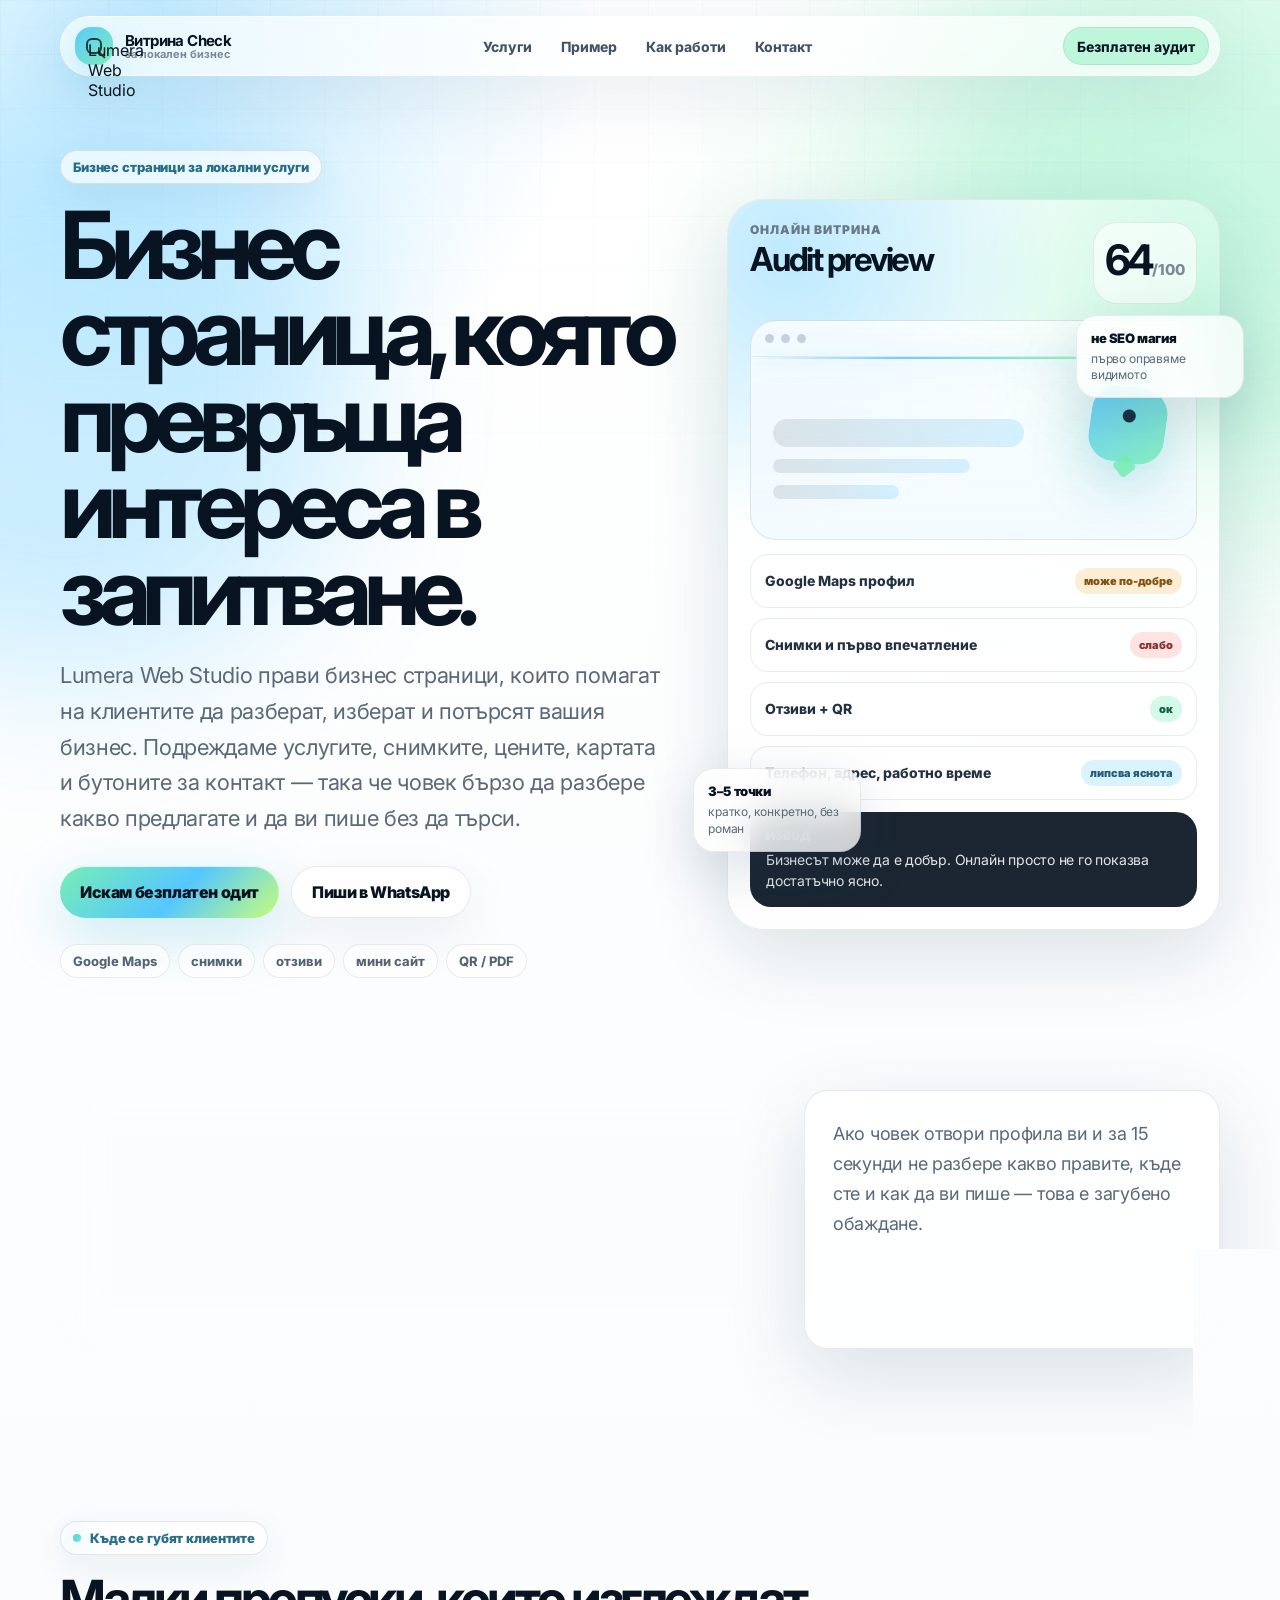
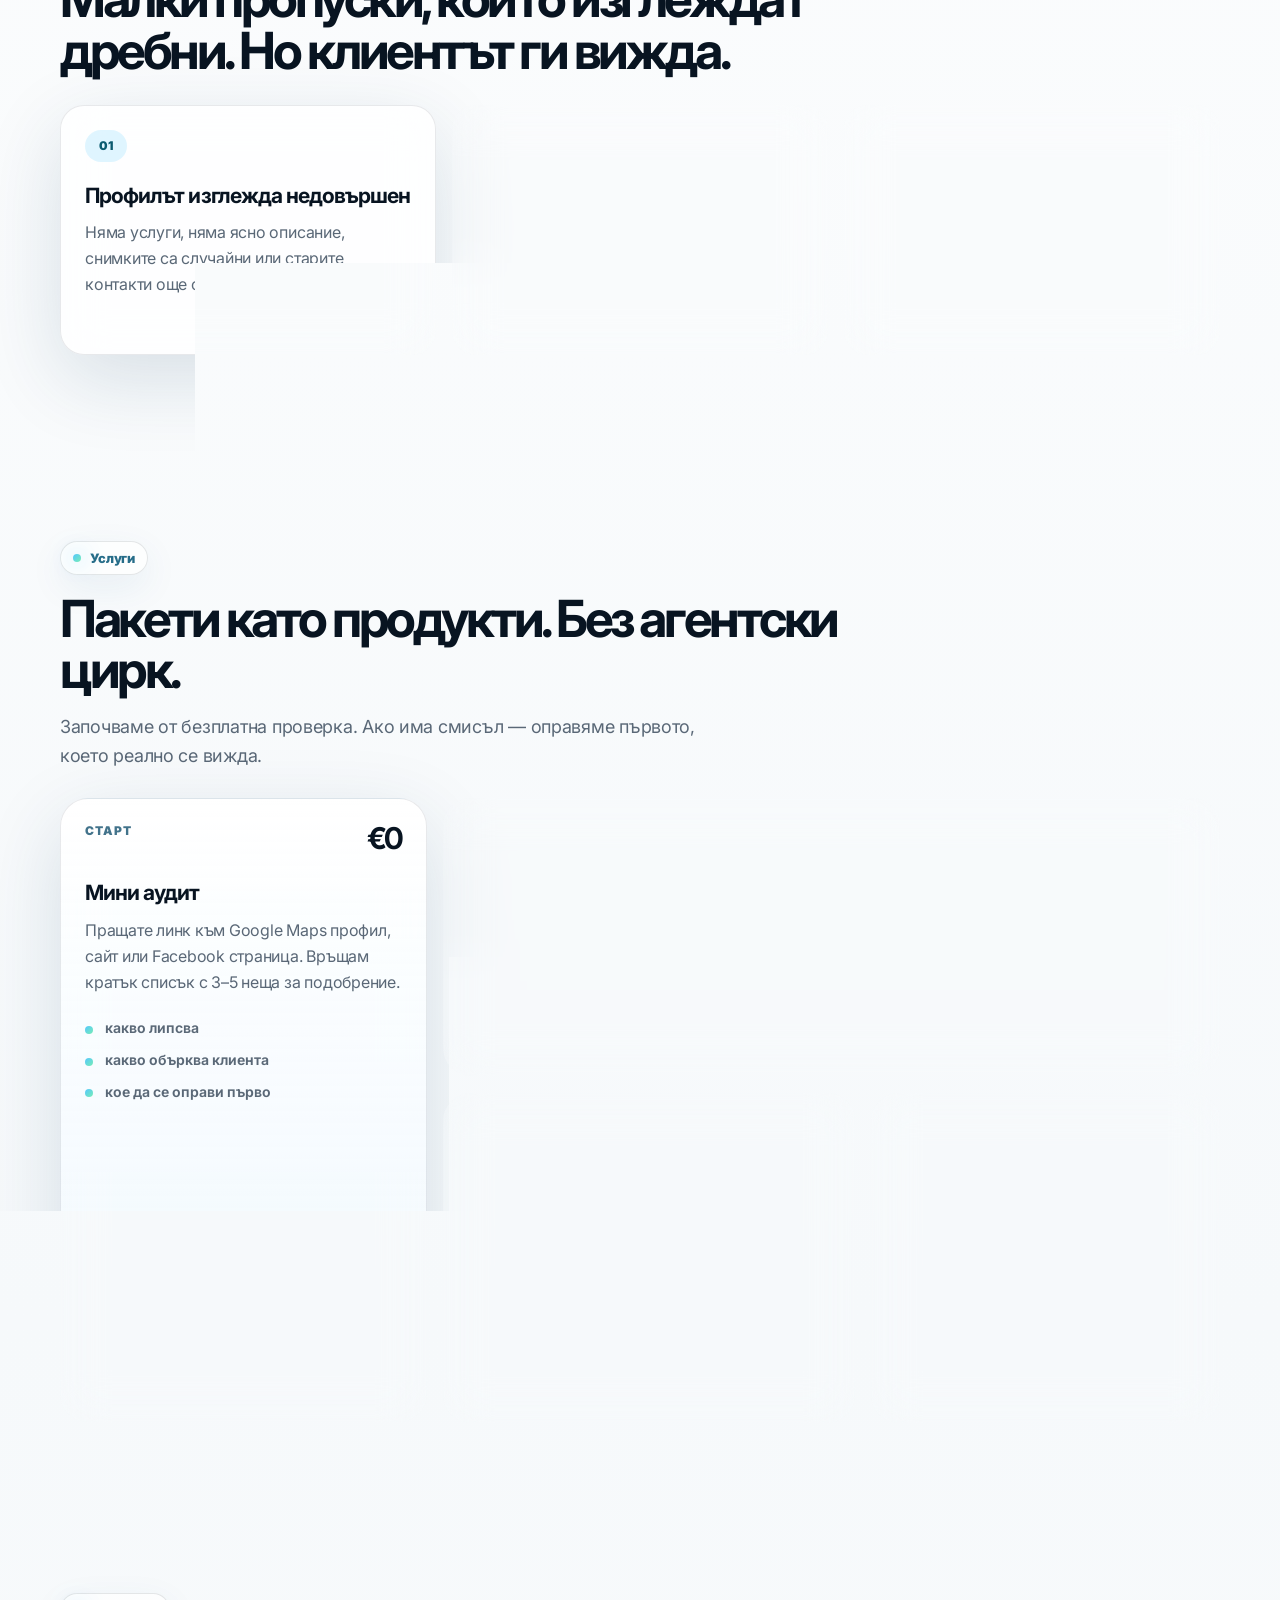
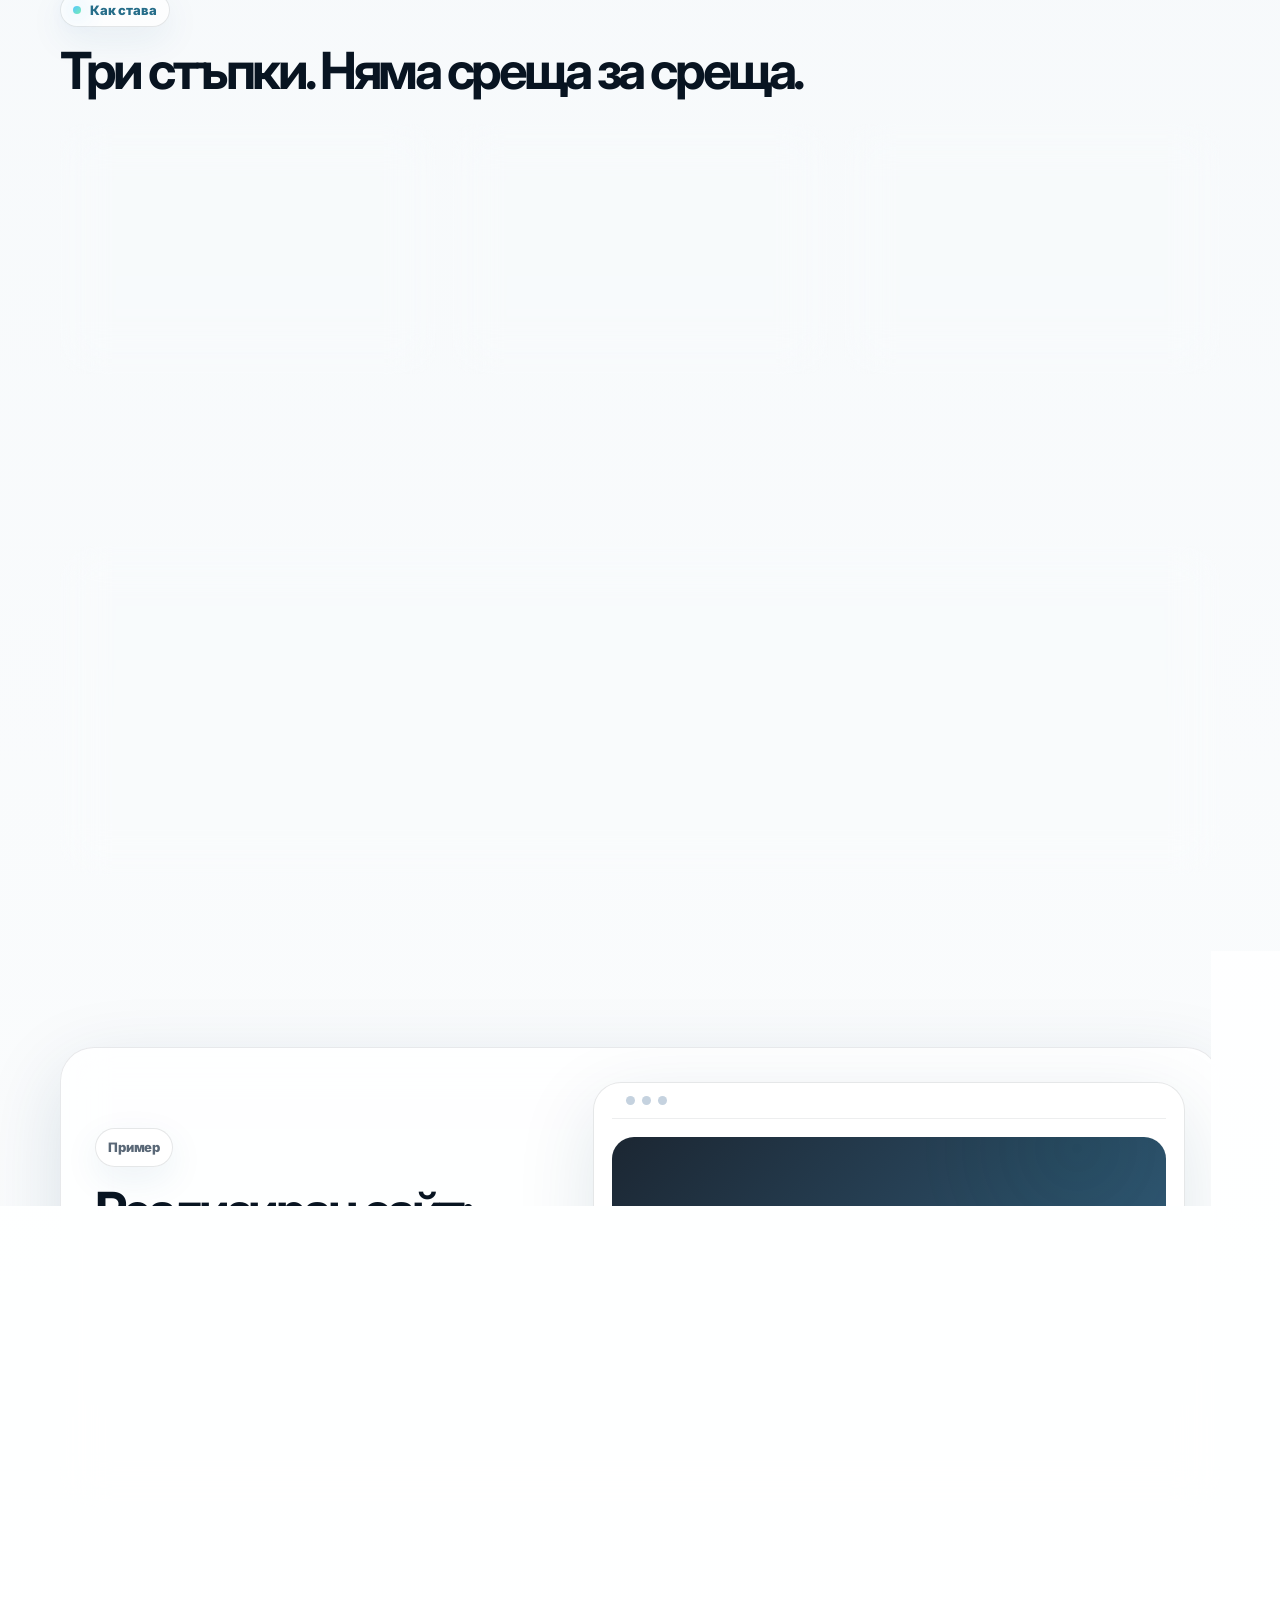
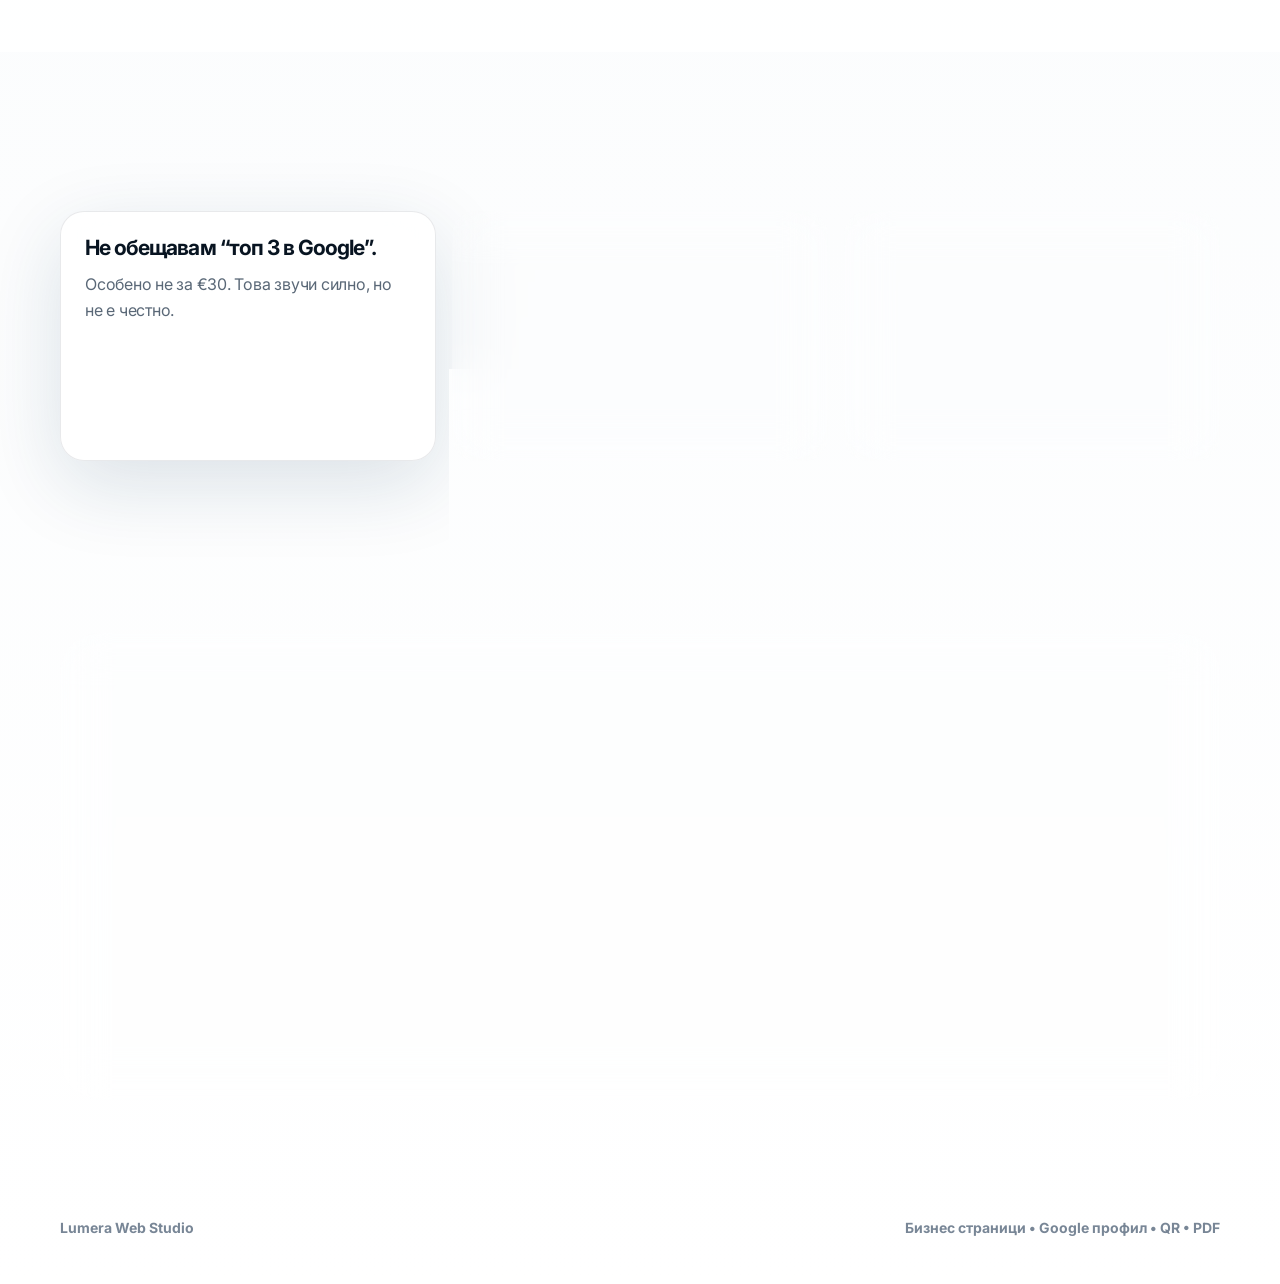
<file: index.html>
<!doctype html>
<html lang="bg">
<head>
  <meta charset="utf-8" />
  <meta name="viewport" content="width=device-width, initial-scale=1" />
  <title>Витрина Check — мини аудит за локален бизнес</title>
  <meta name="description" content="Безплатен мини аудит на онлайн присъствието: Google Maps профил, контакти, снимки, отзиви, мини сайт, PDF меню и QR код за малък бизнес в България." />
  <meta name="theme-color" content="#f6f9fb" />
  <meta property="og:title" content="Витрина Check — проверка на онлайн присъствието" />
  <meta property="og:description" content="Пратете линк към Google Maps профила или сайта. Получавате кратка, честна проверка какво вижда клиентът преди да ви се обади." />
  <meta property="og:type" content="website" />
  <link rel="preconnect" href="https://fonts.googleapis.com">
  <link rel="preconnect" href="https://fonts.gstatic.com" crossorigin>
  <link href="https://fonts.googleapis.com/css2?family=Inter:wght@400;500;600;700;800;900&display=swap" rel="stylesheet">
  <link rel="stylesheet" href="./styles.css" />
</head>
<body>
  <div class="noise" aria-hidden="true"></div>
  <div class="orb orb--blue" aria-hidden="true"></div>
  <div class="orb orb--mint" aria-hidden="true"></div>

  <header class="site-header">
    <a class="brand" href="#top" aria-label="Начало">
      <span class="brand-mark" aria-hidden="true">
        <span></span>
      </span>
      <span class="brand-text">
        <strong>Витрина Check</strong>
        <small>за локален бизнес</small>
      </span>
    </a>

    <nav class="nav" aria-label="Основна навигация">
      <a href="#audit">Проверка</a>
      <a href="#offers">Услуги</a>
      <a href="#case">Пример</a>
      <a href="#contact">Контакт</a>
    </nav>

    <a class="header-cta" data-contact="viber" href="#">Безплатен аудит</a>
  </header>

  <main id="top">
    <section class="hero section">
      <div class="hero-copy reveal">
        <p class="eyebrow">
          <span></span>
          Безплатен мини аудит за малък бизнес
        </p>
        <h1>Клиентът ви проверява онлайн, преди да звънне.</h1>
        <p class="lead">
          Гледам Google Maps профила, снимките, контактите, отзивите и мини сайта така,
          както ги вижда нормален клиент. После казвам кое е ясно, кое липсва и кое пречи.
        </p>

        <div class="hero-actions">
          <a class="button button-primary" data-contact="viber" href="#">Прати линк за аудит</a>
          <a class="button button-soft" data-contact="whatsapp" href="#">Пиши в WhatsApp</a>
        </div>

        <div class="trust-row" aria-label="Какво включва">
          <span>Google Maps</span>
          <span>снимки</span>
          <span>отзиви</span>
          <span>мини сайт</span>
          <span>QR / PDF</span>
        </div>
      </div>

      <div class="scanner-wrap reveal" aria-label="Примерна проверка на онлайн витрина">
        <div class="scanner-card">
          <div class="scanner-top">
            <div>
              <span class="mini-label">онлайн витрина</span>
              <h2>Audit preview</h2>
            </div>
            <div class="score">
              <strong data-score="64">64</strong>
              <span>/100</span>
            </div>
          </div>

          <div class="scan-window" aria-hidden="true">
            <div class="browser-dots"><i></i><i></i><i></i></div>
            <div class="scan-beam"></div>
            <div class="map-pin"></div>
            <div class="preview-lines">
              <span class="line wide"></span>
              <span class="line"></span>
              <span class="line short"></span>
            </div>
          </div>

          <ul class="status-list">
            <li>
              <span>Google Maps профил</span>
              <b class="status status-warn">може по-добре</b>
            </li>
            <li>
              <span>Снимки и първо впечатление</span>
              <b class="status status-bad">слабо</b>
            </li>
            <li>
              <span>Отзиви + QR</span>
              <b class="status status-ok">ок</b>
            </li>
            <li>
              <span>Телефон, адрес, работно време</span>
              <b class="status status-missing">липсва яснота</b>
            </li>
          </ul>

          <div class="scanner-result">
            <span>Извод</span>
            <p>Бизнесът може да е добър. Онлайн просто не го показва достатъчно ясно.</p>
          </div>
        </div>

        <div class="floating-note floating-note--one">
          <span>3–5 точки</span>
          <p>кратко, конкретно, без роман</p>
        </div>
        <div class="floating-note floating-note--two">
          <span>не SEO магия</span>
          <p>първо оправяме видимото</p>
        </div>
      </div>
    </section>

    <section class="section intro-strip reveal" id="audit">
      <div class="intro-card intro-card--wide">
        <p class="kicker">Главната идея</p>
        <h2>Не “правя сайт”. Проверявам как изглежда бизнесът ви онлайн.</h2>
      </div>
      <div class="intro-card">
        <p>Ако човек отвори профила ви и за 15 секунди не разбере какво правите, къде сте и как да ви пише — това е загубено обаждане.</p>
      </div>
    </section>

    <section class="section">
      <div class="section-head reveal">
        <p class="eyebrow"><span></span>Къде се губят клиентите</p>
        <h2>Малки пропуски, които изглеждат дребни. Но клиентът ги вижда.</h2>
      </div>

      <div class="issue-grid">
        <article class="issue-card reveal">
          <span class="issue-icon">01</span>
          <h3>Профилът изглежда недовършен</h3>
          <p>Няма услуги, няма ясно описание, снимките са случайни или старите контакти още стоят.</p>
        </article>
        <article class="issue-card reveal">
          <span class="issue-icon">02</span>
          <h3>Човек не разбира какво да направи</h3>
          <p>Да звънне? Да пише във Viber? Да търси цени в Messenger? Колкото повече гадае, толкова по-бързо излиза.</p>
        </article>
        <article class="issue-card reveal">
          <span class="issue-icon">03</span>
          <h3>Добрият бизнес изглежда по-слаб</h3>
          <p>В реалността работите добре. Онлайн обаче конкурентът с по-подреден профил изглежда по-надежден.</p>
        </article>
      </div>
    </section>

    <section class="section offers-section" id="offers">
      <div class="section-head reveal">
        <p class="eyebrow"><span></span>Услуги</p>
        <h2>Пакети като продукти. Без агентски цирк.</h2>
        <p class="section-lead">Започваме от безплатна проверка. Ако има смисъл — оправяме първото, което реално се вижда.</p>
      </div>

      <div class="bento-grid">
        <article class="offer-card offer-card--free reveal">
          <div class="offer-head">
            <span>Старт</span>
            <strong>€0</strong>
          </div>
          <h3>Мини аудит</h3>
          <p>Пращате линк към Google Maps профил, сайт или Facebook страница. Връщам кратък списък с 3–5 неща за подобрение.</p>
          <ul>
            <li>какво липсва</li>
            <li>какво обърква клиента</li>
            <li>кое да се оправи първо</li>
          </ul>
        </article>

        <article class="offer-card offer-card--main reveal">
          <div class="badge">най-често</div>
          <div class="offer-head">
            <span>Профил</span>
            <strong>€30–50</strong>
          </div>
          <h3>Google Maps Basic</h3>
          <p>Подреждане на основното: описание, услуги, работно време, линкове, снимки и QR за отзиви.</p>
          <ul>
            <li>ясно първо впечатление</li>
            <li>по-лесен контакт</li>
            <li>готов линк за споделяне</li>
          </ul>
        </article>

        <article class="offer-card reveal">
          <div class="offer-head">
            <span>Линк</span>
            <strong>€100–200</strong>
          </div>
          <h3>Мини сайт</h3>
          <p>Една страница с услуги, снимки, карта, контакти и бутони към Viber / WhatsApp. Без излишни страници.</p>
          <ul>
            <li>мобилна версия</li>
            <li>ясна структура</li>
            <li>готов за изпращане на клиенти</li>
          </ul>
        </article>

        <article class="offer-card reveal">
          <div class="offer-head">
            <span>Материали</span>
            <strong>€30–80</strong>
          </div>
          <h3>PDF / меню / QR</h3>
          <p>Меню, ценова листа, кратък PDF или QR за отзиви. Подходящо за кафета, салони, масажи, апартаменти и услуги.</p>
          <ul>
            <li>по-чист вид</li>
            <li>лесно споделяне</li>
            <li>без “прати ми цените” 12 пъти</li>
          </ul>
        </article>
      </div>
    </section>

    <section class="section process-section">
      <div class="section-head reveal">
        <p class="eyebrow"><span></span>Как става</p>
        <h2>Три стъпки. Няма среща за среща.</h2>
      </div>

      <div class="timeline">
        <div class="step reveal">
          <span>01</span>
          <h3>Пращате линк</h3>
          <p>Google Maps профил, сайт, Facebook страница или каквото клиентът реално вижда първо.</p>
        </div>
        <div class="step reveal">
          <span>02</span>
          <h3>Получавате проверка</h3>
          <p>Кратко: кое е ок, кое е слабо, кое липсва и кое може да се оправи бързо.</p>
        </div>
        <div class="step reveal">
          <span>03</span>
          <h3>Оправяме видимото</h3>
          <p>Профил, мини сайт, QR, PDF или меню. Първо практичните неща, не “дигитална трансформация”.</p>
        </div>
      </div>
    </section>

    <section class="section fit-section">
      <div class="fit-panel reveal">
        <div>
          <p class="eyebrow"><span></span>За кого е</p>
          <h2>За бизнеси, които работят офлайн, но клиентите ги проверяват онлайн.</h2>
        </div>
        <div class="tag-cloud" aria-label="Подходящи бизнеси">
          <span>майстори</span>
          <span>автосервизи</span>
          <span>салони</span>
          <span>масажи</span>
          <span>кафета</span>
          <span>апартаменти</span>
          <span>локални услуги</span>
          <span>малки магазини</span>
        </div>
      </div>
    </section>

    <section class="section case-section" id="case">
      <div class="case-card reveal">
        <div class="case-copy">
          <p class="eyebrow"><span></span>Пример</p>
          <h2>Metrograd</h2>
          <p>
            Пример за едностраничен сайт за строителна фирма: ясни услуги, мобилна структура,
            контакт и нормално първо впечатление. Не е “космос”, просто е подредено.
          </p>
          <a class="text-link" href="https://metrograd.royal-wall.com/" target="_blank" rel="noreferrer">Виж примера →</a>
        </div>

        <div class="case-preview" aria-hidden="true">
          <div class="case-browser">
            <div class="browser-dots"><i></i><i></i><i></i></div>
            <div class="case-hero"></div>
            <div class="case-lines">
              <span></span>
              <span></span>
              <span></span>
            </div>
            <div class="case-tiles">
              <span></span>
              <span></span>
              <span></span>
            </div>
          </div>
          <div class="case-audit">
            <strong>преди → след</strong>
            <span>по-ясна структура</span>
            <span>по-лесен контакт</span>
            <span>по-добра мобилна версия</span>
          </div>
        </div>
      </div>
    </section>

    <section class="section honest-section">
      <div class="section-head reveal">
        <p class="eyebrow"><span></span>Честно</p>
        <h2>Какво не обещавам</h2>
      </div>

      <div class="honest-grid">
        <article class="honest-card reveal">
          <h3>Не обещавам “топ 3 в Google”.</h3>
          <p>Особено не за €30. Това звучи силно, но не е честно.</p>
        </article>
        <article class="honest-card reveal">
          <h3>Не продавам тежка стратегия.</h3>
          <p>Първо оправяме нещата, които клиентът вижда днес: профил, снимки, контакти, линкове.</p>
        </article>
        <article class="honest-card reveal">
          <h3>Не правя сайт само за да има сайт.</h3>
          <p>Ако Google Maps профилът е достатъчен за старт, започваме от него.</p>
        </article>
      </div>
    </section>

    <section class="section contact-section" id="contact">
      <div class="contact-card reveal">
        <p class="eyebrow"><span></span>Безплатен старт</p>
        <h2>Пратете линк. Ще кажа как изглежда отстрани.</h2>
        <p>
          Най-добре изпратете Google Maps профил, сайт или Facebook страница.
          Ще върна кратък мини аудит с конкретни точки, без големи думи.
        </p>

        <div class="contact-actions">
          <a class="button button-primary" data-contact="viber" href="#">Пиши във Viber</a>
          <a class="button button-soft" data-contact="whatsapp" href="#">Пиши в WhatsApp</a>
        </div>

        <a class="phone-link" href="tel:+359884343110">+359 88 434 3110</a>
      </div>
    </section>
  </main>

  <footer class="footer">
    <span>Витрина Check</span>
    <span>Google Maps • мини сайтове • QR • PDF</span>
  </footer>

  <script src="./script.js"></script>
</body>
</html>
</file>
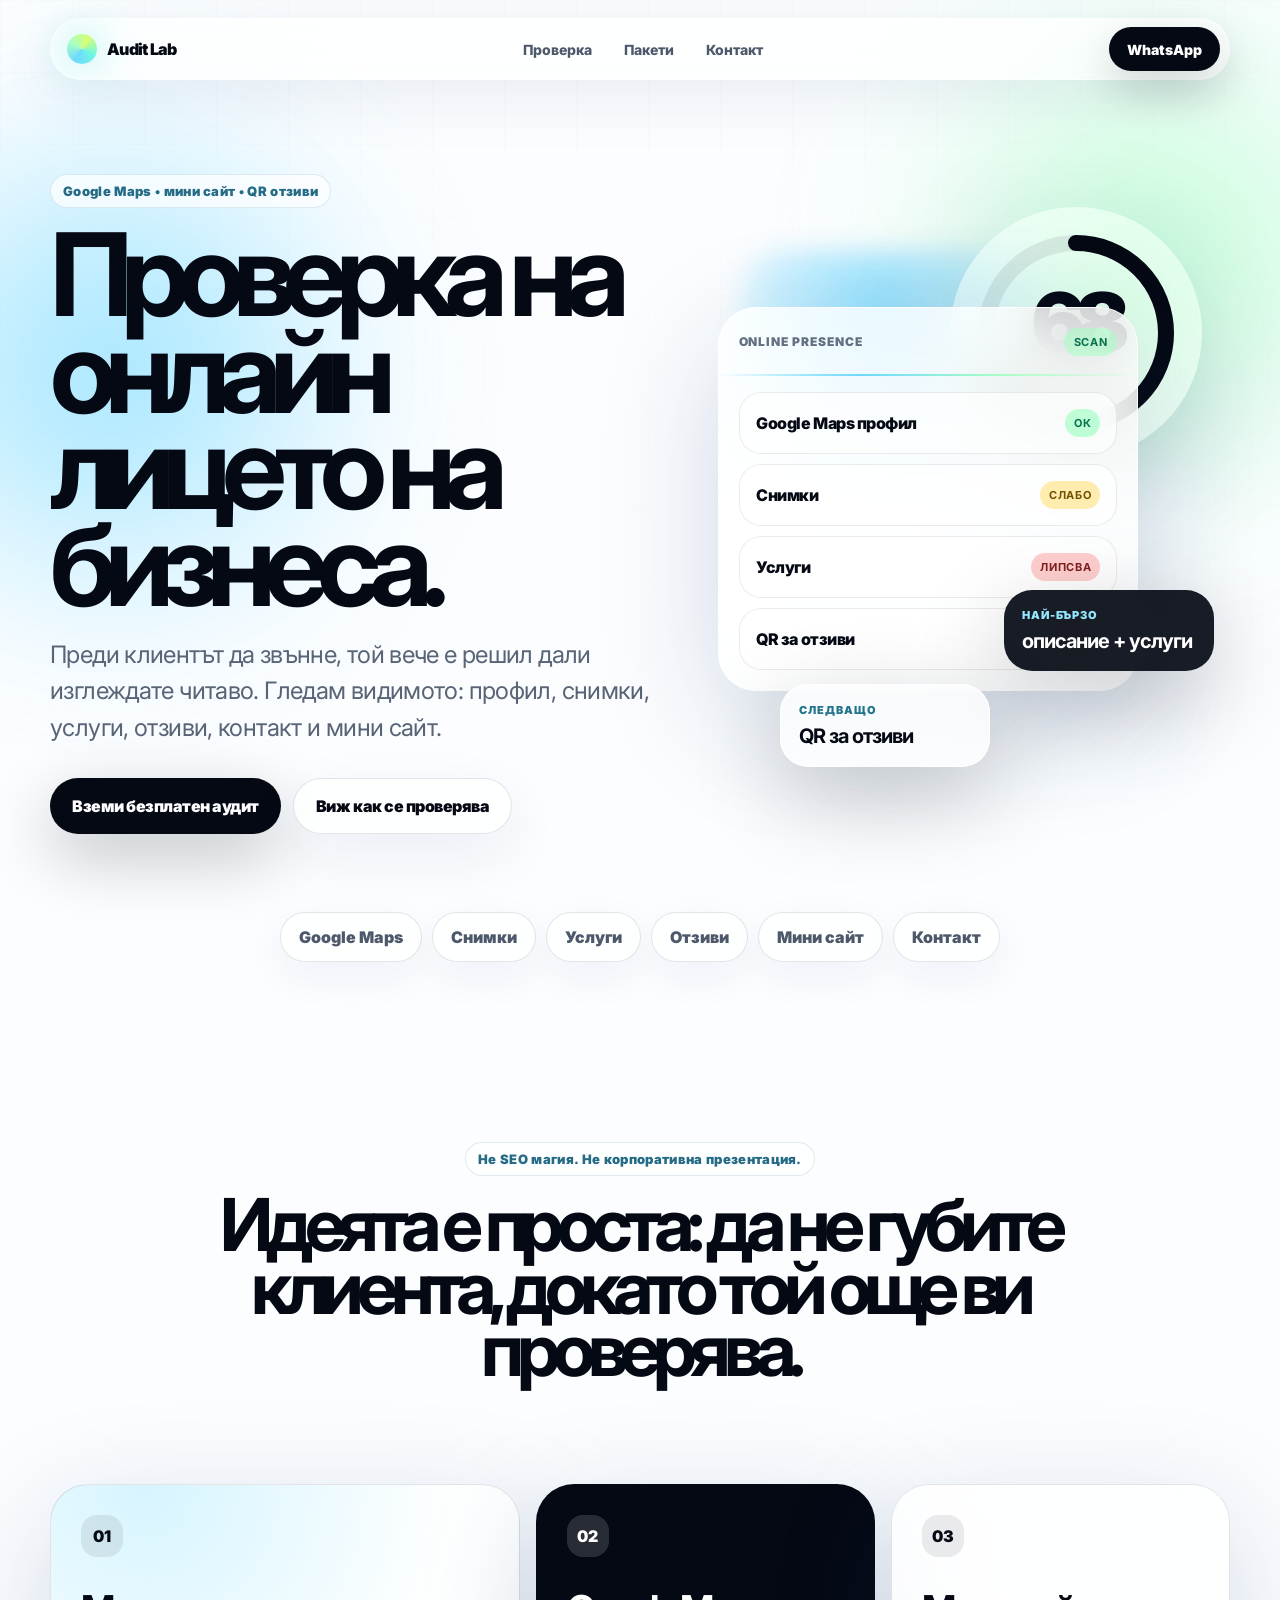
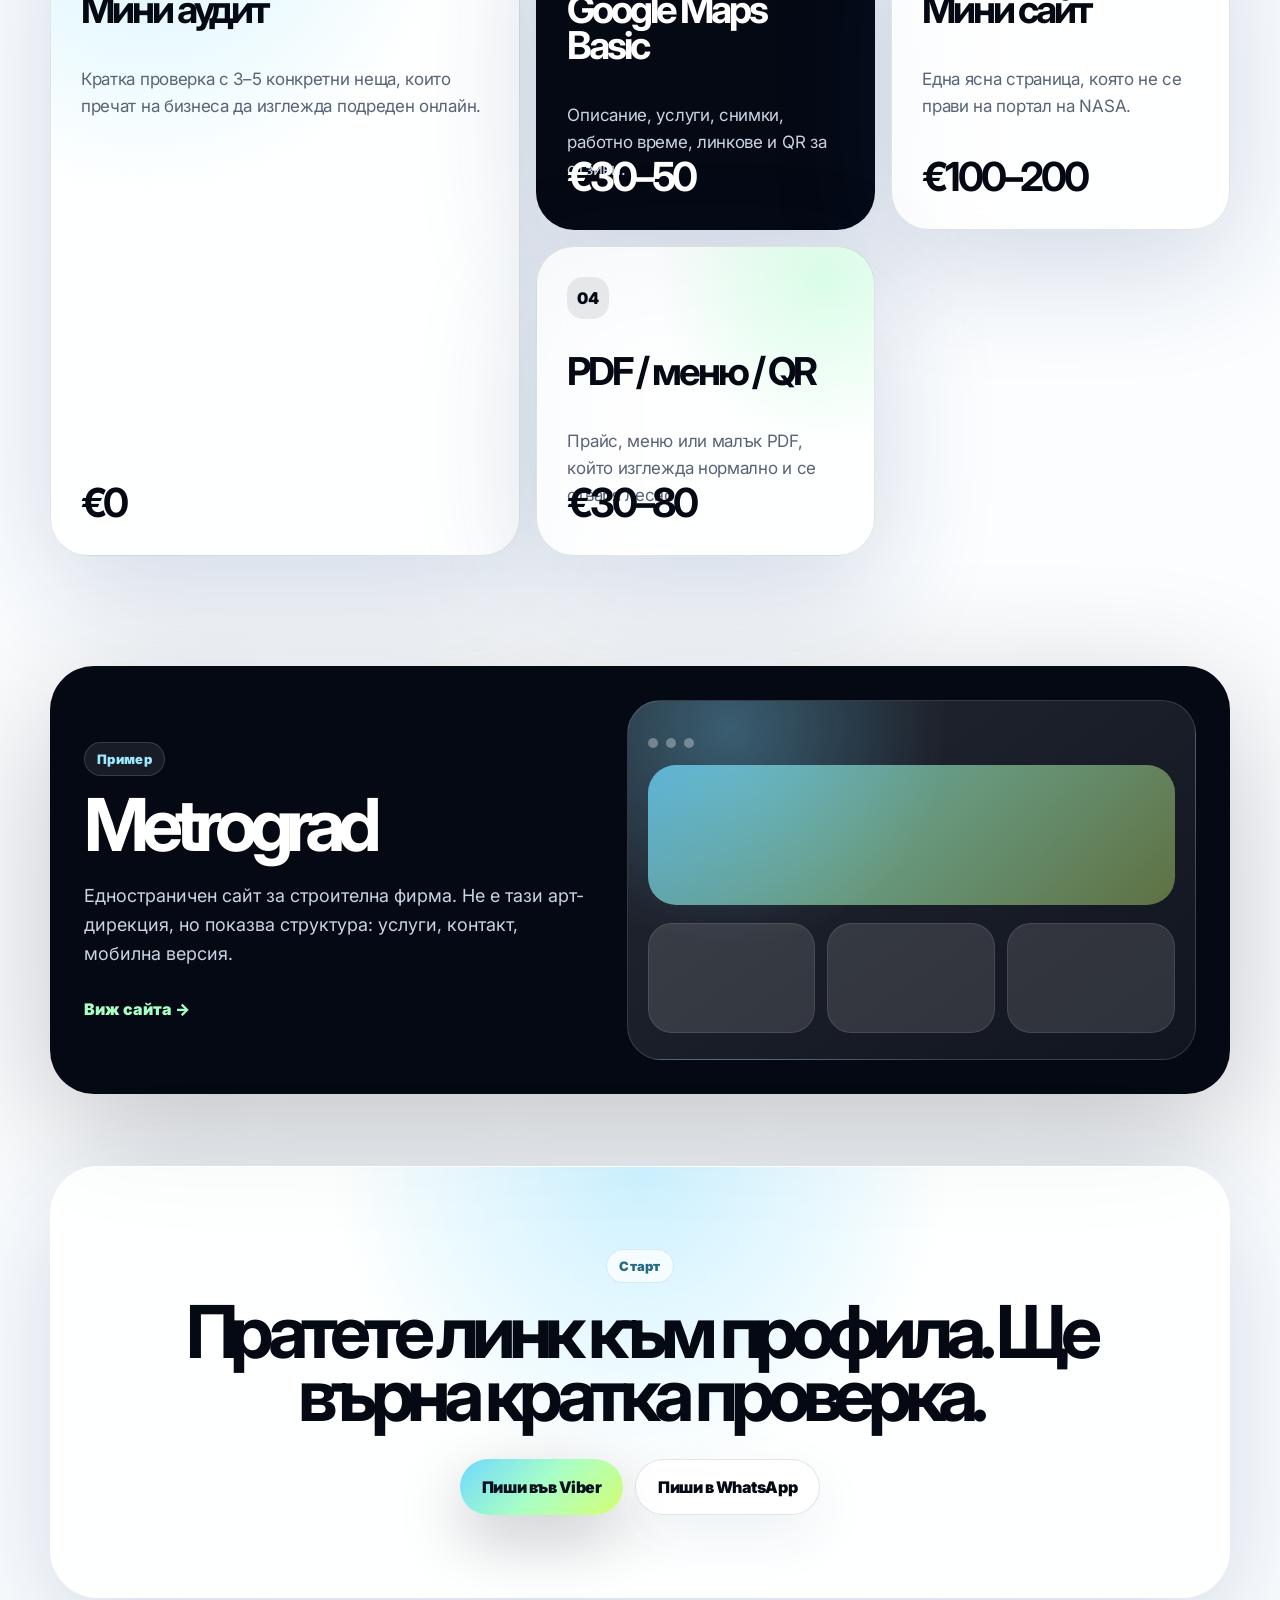
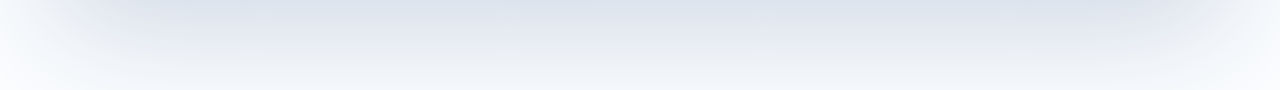
<file: audit-lab.html>
<!doctype html>
<html lang="bg">
<head>
  <meta charset="utf-8" />
  <meta name="viewport" content="width=device-width, initial-scale=1" />
  <title>Audit Lab — online presence check</title>
  <meta name="description" content="Мини аудит на онлайн присъствието за малък бизнес: Google Maps, отзиви, снимки, услуги и мини сайт." />
  <link rel="preconnect" href="https://fonts.googleapis.com">
  <link rel="preconnect" href="https://fonts.gstatic.com" crossorigin>
  <link href="https://fonts.googleapis.com/css2?family=Inter:wght@400;500;600;700;800;900&display=swap" rel="stylesheet">
  <link rel="stylesheet" href="./audit-lab.css" />
</head>
<body>
  <div class="noise" aria-hidden="true"></div>
  <div class="aurora aurora-one" aria-hidden="true"></div>
  <div class="aurora aurora-two" aria-hidden="true"></div>

  <header class="nav-shell">
    <a class="identity" href="#top" aria-label="Audit Lab">
      <span class="identity-mark"></span>
      <span>Audit Lab</span>
    </a>
    <nav class="main-nav">
      <a href="#audit">Проверка</a>
      <a href="#offers">Пакети</a>
      <a href="#contact">Контакт</a>
    </nav>
    <a class="nav-cta" href="https://wa.me/359884343110">WhatsApp</a>
  </header>

  <main id="top">
    <section class="hero-stage">
      <div class="hero-copy" data-rise>
        <p class="micro">Google Maps • мини сайт • QR отзиви</p>
        <h1>Проверка на онлайн лицето на бизнеса.</h1>
        <p class="hero-lead">Преди клиентът да звънне, той вече е решил дали изглеждате читаво. Гледам видимото: профил, снимки, услуги, отзиви, контакт и мини сайт.</p>
        <div class="hero-actions">
          <a class="primary-action" href="viber://chat?number=%2B359884343110">Вземи безплатен аудит</a>
          <a class="secondary-action" href="#audit">Виж как се проверява</a>
        </div>
      </div>

      <section class="diagnostic-object" id="audit" data-rise aria-label="Online audit preview">
        <div class="object-glow"></div>
        <div class="score-ring">
          <svg viewBox="0 0 220 220" aria-hidden="true">
            <circle class="ring-base" cx="110" cy="110" r="90"></circle>
            <circle class="ring-progress" cx="110" cy="110" r="90"></circle>
          </svg>
          <div class="score-copy">
            <span>68</span>
            <small>/100</small>
          </div>
        </div>

        <div class="audit-panel panel-main">
          <div class="panel-head">
            <span>Online presence</span>
            <b>scan</b>
          </div>
          <div class="scan-beam"></div>
          <div class="signal-list">
            <div class="signal ok"><span>Google Maps профил</span><b>ок</b></div>
            <div class="signal mid"><span>Снимки</span><b>слабо</b></div>
            <div class="signal low"><span>Услуги</span><b>липсва</b></div>
            <div class="signal mid"><span>QR за отзиви</span><b>може</b></div>
          </div>
        </div>

        <div class="mini-card card-one">
          <small>най-бързо</small>
          <strong>описание + услуги</strong>
        </div>
        <div class="mini-card card-two">
          <small>следващо</small>
          <strong>QR за отзиви</strong>
        </div>
      </section>
    </section>

    <section class="ticker" aria-label="What gets checked">
      <span>Google Maps</span>
      <span>Снимки</span>
      <span>Услуги</span>
      <span>Отзиви</span>
      <span>Мини сайт</span>
      <span>Контакт</span>
    </section>

    <section class="statement-block" data-rise>
      <p class="micro">Не SEO магия. Не корпоративна презентация.</p>
      <h2>Идеята е проста: да не губите клиента, докато той още ви проверява.</h2>
    </section>

    <section class="bento" id="offers">
      <article class="bento-card large" data-rise>
        <span class="card-index">01</span>
        <h3>Мини аудит</h3>
        <p>Кратка проверка с 3–5 конкретни неща, които пречат на бизнеса да изглежда подреден онлайн.</p>
        <strong>€0</strong>
      </article>
      <article class="bento-card dark" data-rise>
        <span class="card-index">02</span>
        <h3>Google Maps Basic</h3>
        <p>Описание, услуги, снимки, работно време, линкове и QR за отзиви.</p>
        <strong>€30–50</strong>
      </article>
      <article class="bento-card" data-rise>
        <span class="card-index">03</span>
        <h3>Мини сайт</h3>
        <p>Една ясна страница, която не се прави на портал на NASA.</p>
        <strong>€100–200</strong>
      </article>
      <article class="bento-card soft" data-rise>
        <span class="card-index">04</span>
        <h3>PDF / меню / QR</h3>
        <p>Прайс, меню или малък PDF, който изглежда нормално и се отваря лесно.</p>
        <strong>€30–80</strong>
      </article>
    </section>

    <section class="case-strip" data-rise>
      <div>
        <p class="micro">Пример</p>
        <h2>Metrograd</h2>
        <p>Едностраничен сайт за строителна фирма. Не е тази арт-дирекция, но показва структура: услуги, контакт, мобилна версия.</p>
        <a href="https://metrograd.royal-wall.com/" target="_blank" rel="noreferrer">Виж сайта →</a>
      </div>
      <div class="case-visual" aria-hidden="true">
        <div class="case-window"><i></i><i></i><i></i></div>
        <div class="case-hero"></div>
        <div class="case-grid"><span></span><span></span><span></span></div>
      </div>
    </section>

    <section class="final-block" id="contact" data-rise>
      <p class="micro">Старт</p>
      <h2>Пратете линк към профила. Ще върна кратка проверка.</h2>
      <div class="hero-actions center">
        <a class="primary-action" href="viber://chat?number=%2B359884343110">Пиши във Viber</a>
        <a class="secondary-action" href="https://wa.me/359884343110">Пиши в WhatsApp</a>
      </div>
    </section>
  </main>

  <script src="./audit-lab.js"></script>
</body>
</html>
</file>
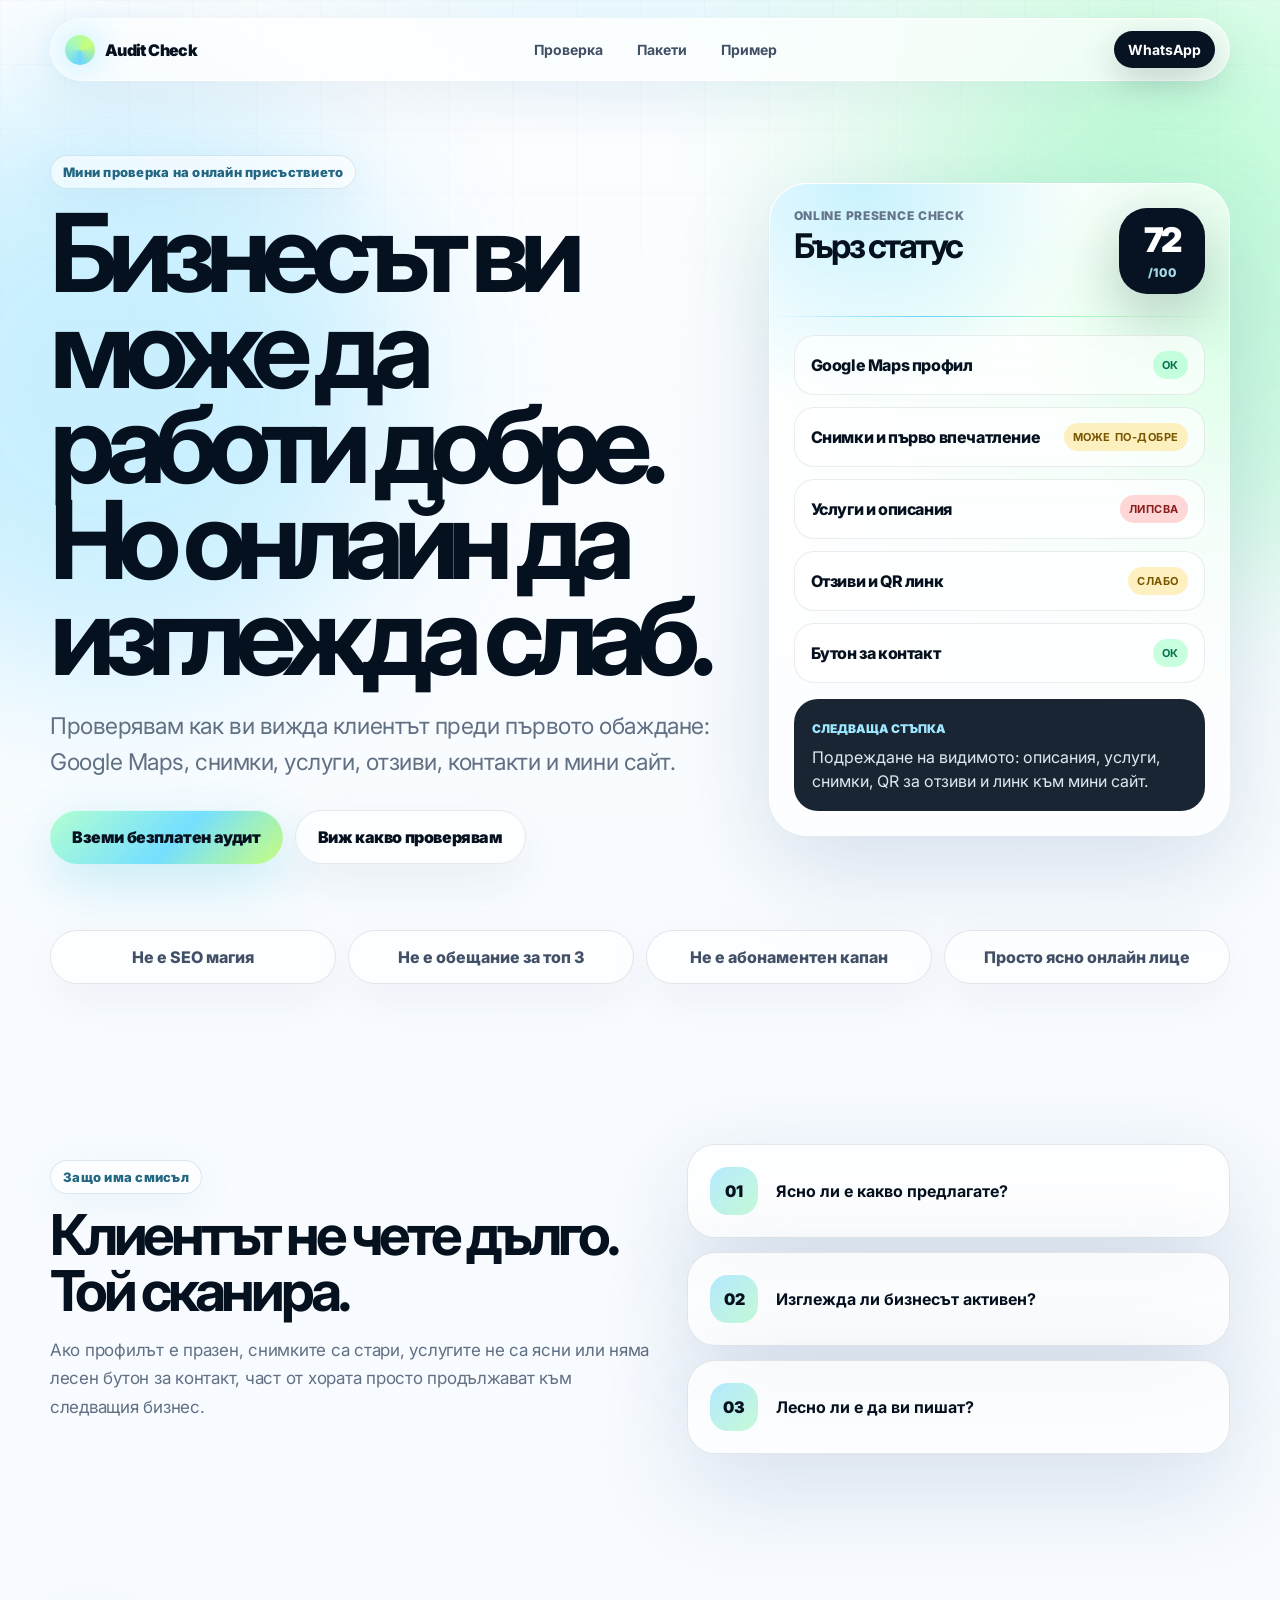
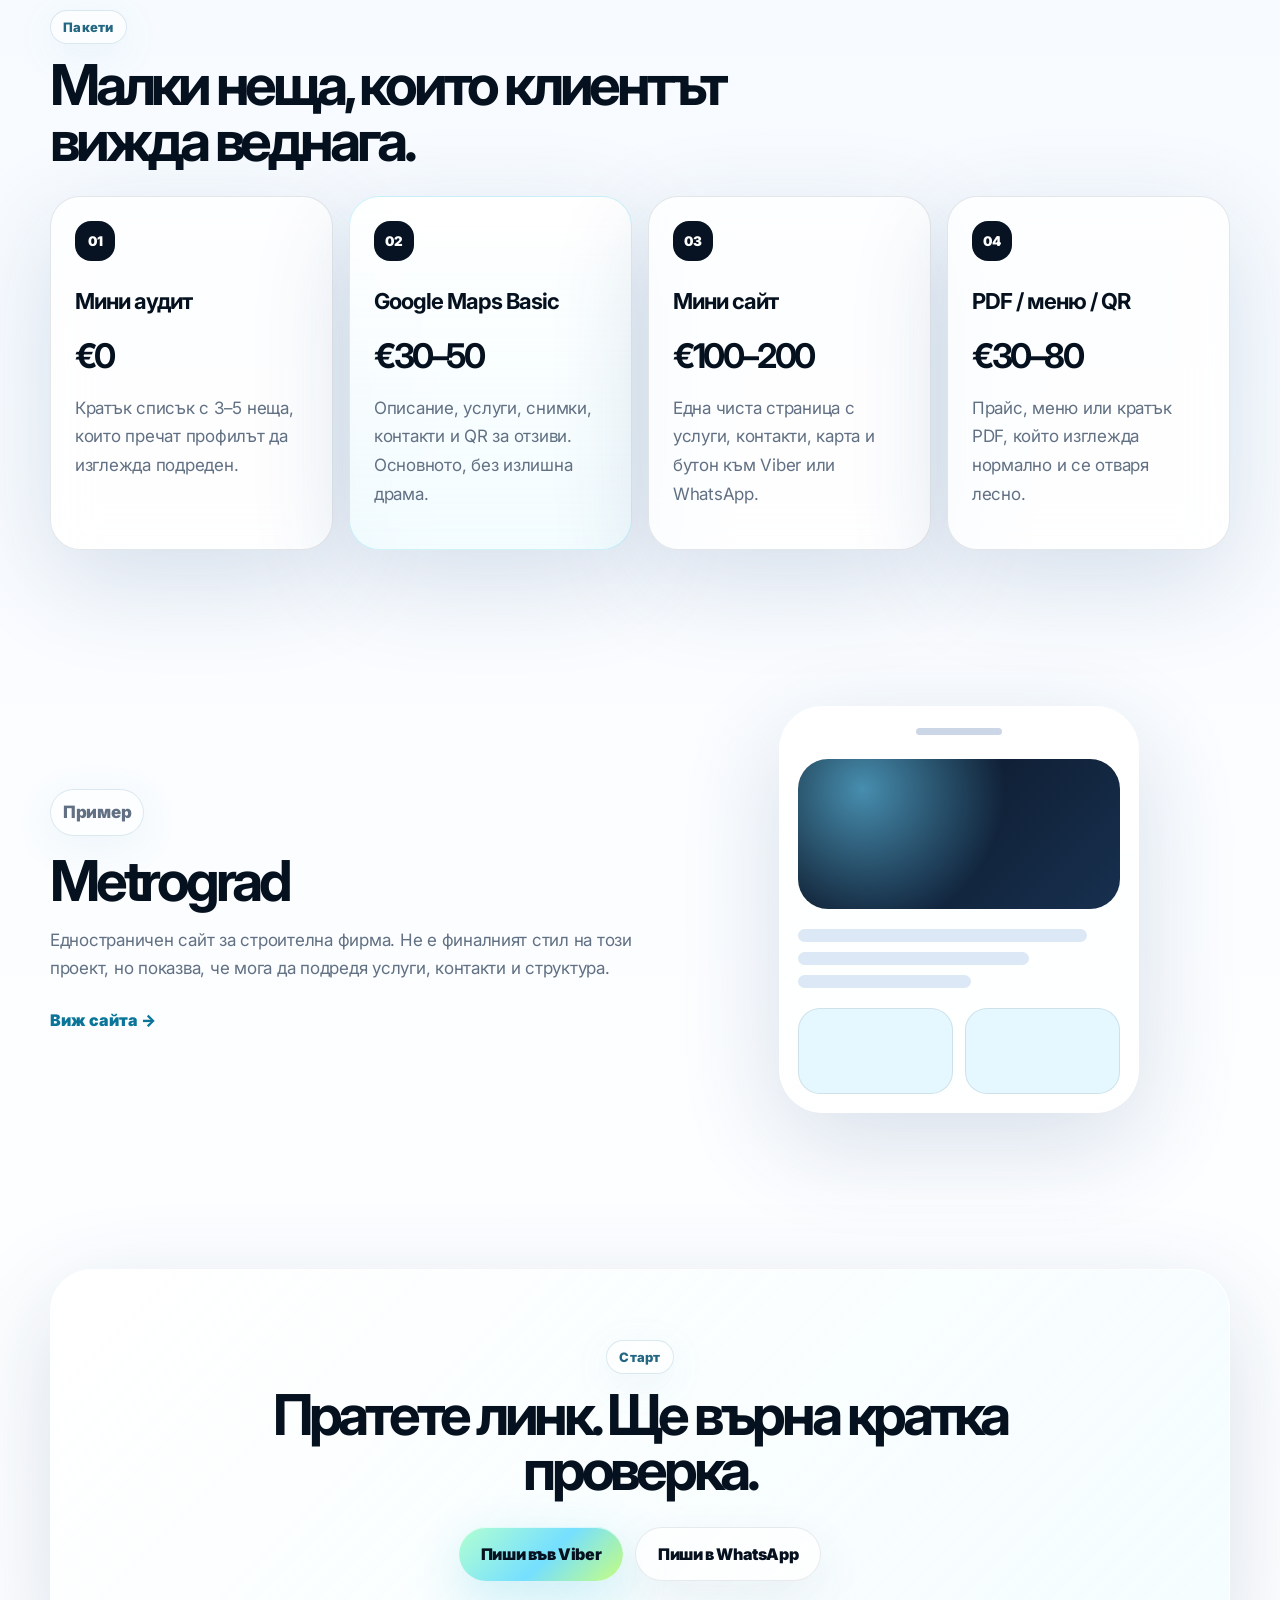
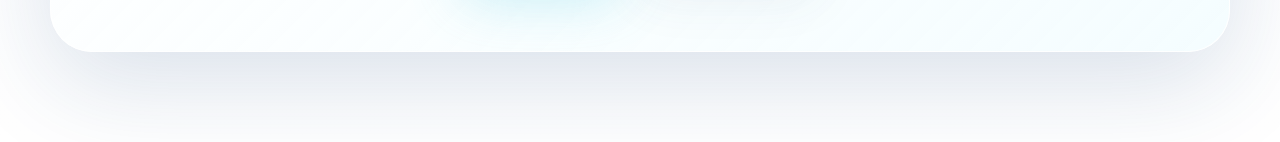
<file: prototype.html>
<!doctype html>
<html lang="bg">
<head>
  <meta charset="utf-8" />
  <meta name="viewport" content="width=device-width, initial-scale=1" />
  <title>Audit Check — прототип</title>
  <meta name="description" content="Прототип: онлайн проверка за Google Maps, мини сайт, отзиви и контакти за малък бизнес." />
  <link rel="preconnect" href="https://fonts.googleapis.com">
  <link rel="preconnect" href="https://fonts.gstatic.com" crossorigin>
  <link href="https://fonts.googleapis.com/css2?family=Inter:wght@400;500;600;700;800;900&display=swap" rel="stylesheet">
  <link rel="stylesheet" href="./prototype.css" />
</head>
<body>
  <div class="orb orb-a"></div>
  <div class="orb orb-b"></div>
  <header class="topbar">
    <a href="#" class="logo"><span></span>Audit Check</a>
    <nav>
      <a href="#check">Проверка</a>
      <a href="#services">Пакети</a>
      <a href="#case">Пример</a>
    </nav>
    <a class="top-cta" href="https://wa.me/359884343110">WhatsApp</a>
  </header>

  <main>
    <section class="hero">
      <div class="hero-text reveal">
        <p class="kicker">Мини проверка на онлайн присъствието</p>
        <h1>Бизнесът ви може да работи добре. Но онлайн да изглежда слаб.</h1>
        <p class="subtitle">Проверявам как ви вижда клиентът преди първото обаждане: Google Maps, снимки, услуги, отзиви, контакти и мини сайт.</p>
        <div class="actions">
          <a class="btn primary" href="viber://chat?number=%2B359884343110">Вземи безплатен аудит</a>
          <a class="btn secondary" href="#check">Виж какво проверявам</a>
        </div>
      </div>

      <aside class="audit-shell reveal" id="check">
        <div class="audit-header">
          <div>
            <small>Online Presence Check</small>
            <h2>Бърз статус</h2>
          </div>
          <div class="score"><span>72</span><small>/100</small></div>
        </div>
        <div class="pulse-line"></div>
        <div class="audit-list">
          <div class="audit-row good"><span>Google Maps профил</span><b>ок</b></div>
          <div class="audit-row warn"><span>Снимки и първо впечатление</span><b>може по-добре</b></div>
          <div class="audit-row bad"><span>Услуги и описания</span><b>липсва</b></div>
          <div class="audit-row warn"><span>Отзиви и QR линк</span><b>слабо</b></div>
          <div class="audit-row good"><span>Бутон за контакт</span><b>ок</b></div>
        </div>
        <div class="mini-report">
          <span>Следваща стъпка</span>
          <p>Подреждане на видимото: описания, услуги, снимки, QR за отзиви и линк към мини сайт.</p>
        </div>
      </aside>
    </section>

    <section class="proof-strip reveal">
      <span>Не е SEO магия</span>
      <span>Не е обещание за топ 3</span>
      <span>Не е абонаментен капан</span>
      <span>Просто ясно онлайн лице</span>
    </section>

    <section class="split">
      <div class="copy reveal">
        <p class="kicker">Защо има смисъл</p>
        <h2>Клиентът не чете дълго. Той сканира.</h2>
        <p>Ако профилът е празен, снимките са стари, услугите не са ясни или няма лесен бутон за контакт, част от хората просто продължават към следващия бизнес.</p>
      </div>
      <div class="scan-card reveal">
        <div class="scan-item"><span>01</span><strong>Ясно ли е какво предлагате?</strong></div>
        <div class="scan-item"><span>02</span><strong>Изглежда ли бизнесът активен?</strong></div>
        <div class="scan-item"><span>03</span><strong>Лесно ли е да ви пишат?</strong></div>
      </div>
    </section>

    <section class="services" id="services">
      <div class="section-title reveal">
        <p class="kicker">Пакети</p>
        <h2>Малки неща, които клиентът вижда веднага.</h2>
      </div>
      <div class="cards">
        <article class="service-card reveal"><small>01</small><h3>Мини аудит</h3><strong>€0</strong><p>Кратък списък с 3–5 неща, които пречат профилът да изглежда подреден.</p></article>
        <article class="service-card active reveal"><small>02</small><h3>Google Maps Basic</h3><strong>€30–50</strong><p>Описание, услуги, снимки, контакти и QR за отзиви. Основното, без излишна драма.</p></article>
        <article class="service-card reveal"><small>03</small><h3>Мини сайт</h3><strong>€100–200</strong><p>Една чиста страница с услуги, контакти, карта и бутон към Viber или WhatsApp.</p></article>
        <article class="service-card reveal"><small>04</small><h3>PDF / меню / QR</h3><strong>€30–80</strong><p>Прайс, меню или кратък PDF, който изглежда нормално и се отваря лесно.</p></article>
      </div>
    </section>

    <section class="case" id="case">
      <div class="case-copy reveal">
        <p class="kicker">Пример</p>
        <h2>Metrograd</h2>
        <p>Едностраничен сайт за строителна фирма. Не е финалният стил на този проект, но показва, че мога да подредя услуги, контакти и структура.</p>
        <a class="text-link" href="https://metrograd.royal-wall.com/" target="_blank" rel="noreferrer">Виж сайта →</a>
      </div>
      <div class="phone-mock reveal">
        <div class="phone-top"></div>
        <div class="phone-hero"></div>
        <div class="phone-lines"><i></i><i></i><i></i></div>
        <div class="phone-grid"><span></span><span></span></div>
      </div>
    </section>

    <section class="final-cta reveal">
      <p class="kicker">Старт</p>
      <h2>Пратете линк. Ще върна кратка проверка.</h2>
      <div class="actions center">
        <a class="btn primary" href="viber://chat?number=%2B359884343110">Пиши във Viber</a>
        <a class="btn secondary" href="https://wa.me/359884343110">Пиши в WhatsApp</a>
      </div>
    </section>
  </main>

  <script src="./prototype.js"></script>
</body>
</html>
</file>
<file: styles.css>
:root {
  --bg: #f6f9fb;
  --bg-2: #edf4f8;
  --ink: #081421;
  --muted: #5a6877;
  --soft: #7b8897;
  --card: rgba(255, 255, 255, 0.78);
  --card-strong: rgba(255, 255, 255, 0.92);
  --line: rgba(8, 20, 33, 0.10);
  --line-strong: rgba(8, 20, 33, 0.16);
  --blue: #55c7ff;
  --mint: #77edb5;
  --lime: #c8ff7a;
  --warn: #f6b84f;
  --bad: #ff7f7f;
  --shadow: 0 24px 80px rgba(17, 55, 91, 0.14);
  --shadow-strong: 0 34px 120px rgba(17, 55, 91, 0.20);
  --radius-lg: 34px;
  --radius-md: 24px;
  --max: 1160px;
}

* {
  box-sizing: border-box;
}

html {
  scroll-behavior: smooth;
}

body {
  margin: 0;
  min-height: 100vh;
  font-family: Inter, system-ui, -apple-system, BlinkMacSystemFont, "Segoe UI", sans-serif;
  color: var(--ink);
  background:
    radial-gradient(circle at 12% 0%, rgba(85, 199, 255, 0.34), transparent 28rem),
    radial-gradient(circle at 85% 5%, rgba(119, 237, 181, 0.28), transparent 29rem),
    linear-gradient(180deg, #ffffff 0%, var(--bg) 48%, #ffffff 100%);
  overflow-x: hidden;
}

body::before {
  content: "";
  position: fixed;
  inset: 0;
  z-index: -4;
  pointer-events: none;
  background-image:
    linear-gradient(rgba(8, 20, 33, 0.035) 1px, transparent 1px),
    linear-gradient(90deg, rgba(8, 20, 33, 0.035) 1px, transparent 1px);
  background-size: 54px 54px;
  mask-image: linear-gradient(to bottom, rgba(0, 0, 0, 0.55), transparent 72%);
}

a {
  color: inherit;
  text-decoration: none;
}

p,
h1,
h2,
h3 {
  margin-top: 0;
}

p {
  letter-spacing: -0.015em;
}

.noise {
  position: fixed;
  inset: 0;
  z-index: -2;
  pointer-events: none;
  opacity: 0.34;
  background-image:
    radial-gradient(circle at 20% 20%, rgba(255, 255, 255, 0.8) 0 1px, transparent 1px),
    radial-gradient(circle at 80% 30%, rgba(8, 20, 33, 0.06) 0 1px, transparent 1px);
  background-size: 18px 18px, 28px 28px;
  mask-image: linear-gradient(to bottom, rgba(0, 0, 0, 0.25), transparent 55%);
}

.orb {
  position: fixed;
  width: 36rem;
  height: 36rem;
  border-radius: 999px;
  filter: blur(76px);
  pointer-events: none;
  z-index: -3;
  opacity: 0.46;
  animation: orbFloat 14s ease-in-out infinite alternate;
}

.orb--blue {
  top: 6rem;
  left: -14rem;
  background: rgba(85, 199, 255, 0.66);
}

.orb--mint {
  top: -5rem;
  right: -13rem;
  background: rgba(119, 237, 181, 0.58);
  animation-delay: -5s;
}

.site-header {
  position: sticky;
  top: 14px;
  z-index: 20;
  width: min(calc(100% - 32px), var(--max));
  margin: 16px auto 0;
  padding: 10px 10px 10px 14px;
  display: flex;
  align-items: center;
  justify-content: space-between;
  gap: 18px;
  border: 1px solid rgba(255, 255, 255, 0.72);
  border-radius: 999px;
  background: rgba(255, 255, 255, 0.66);
  box-shadow: 0 18px 70px rgba(31, 65, 98, 0.10);
  backdrop-filter: blur(22px);
}

.brand {
  display: inline-flex;
  align-items: center;
  gap: 12px;
  min-width: max-content;
}

.brand-mark {
  width: 38px;
  height: 38px;
  display: grid;
  place-items: center;
  border-radius: 16px;
  background:
    linear-gradient(135deg, rgba(85, 199, 255, 0.96), rgba(119, 237, 181, 0.96));
  box-shadow: 0 14px 36px rgba(76, 201, 216, 0.35);
}

.brand-mark span {
  width: 16px;
  height: 16px;
  border: 2px solid rgba(8, 20, 33, 0.78);
  border-radius: 6px;
  position: relative;
}

.brand-mark span::after {
  content: "";
  position: absolute;
  width: 10px;
  height: 2px;
  left: 10px;
  top: 10px;
  border-radius: 999px;
  background: rgba(8, 20, 33, 0.78);
  transform: rotate(45deg);
  transform-origin: left center;
}

.brand-text {
  display: grid;
  gap: 1px;
  line-height: 1;
}

.brand-text strong {
  font-size: 15px;
  letter-spacing: -0.04em;
}

.brand-text small {
  color: var(--soft);
  font-size: 11px;
  font-weight: 700;
}

.nav {
  display: flex;
  align-items: center;
  gap: 3px;
}

.nav a,
.header-cta {
  display: inline-flex;
  align-items: center;
  min-height: 38px;
  padding: 0 13px;
  border-radius: 999px;
  color: #425164;
  font-size: 14px;
  font-weight: 750;
  transition: 0.2s ease;
}

.nav a:hover {
  color: var(--ink);
  background: rgba(8, 20, 33, 0.055);
}

.header-cta {
  color: #071421;
  background: rgba(119, 237, 181, 0.42);
  border: 1px solid rgba(8, 20, 33, 0.08);
}

.header-cta:hover {
  transform: translateY(-1px);
  box-shadow: 0 14px 34px rgba(54, 167, 143, 0.18);
}

.section {
  width: min(calc(100% - 32px), var(--max));
  margin: 0 auto;
  padding: 86px 0;
}

.hero {
  min-height: calc(100vh - 76px);
  display: grid;
  grid-template-columns: minmax(0, 1.02fr) minmax(420px, 0.82fr);
  align-items: center;
  gap: 54px;
  padding-top: 74px;
}

.eyebrow {
  width: max-content;
  max-width: 100%;
  display: inline-flex;
  align-items: center;
  gap: 9px;
  margin-bottom: 18px;
  padding: 8px 12px;
  border: 1px solid rgba(8, 20, 33, 0.10);
  border-radius: 999px;
  background: rgba(255, 255, 255, 0.68);
  color: #266d89;
  box-shadow: 0 12px 36px rgba(27, 91, 135, 0.08);
  font-size: 13px;
  font-weight: 850;
  letter-spacing: -0.01em;
}

.eyebrow span {
  width: 8px;
  height: 8px;
  border-radius: 999px;
  background: linear-gradient(135deg, var(--blue), var(--mint));
  box-shadow: 0 0 22px rgba(85, 199, 255, 0.85);
}

h1 {
  max-width: 800px;
  margin-bottom: 24px;
  font-size: clamp(50px, 7.4vw, 94px);
  line-height: 0.92;
  letter-spacing: -0.088em;
}

h2 {
  margin-bottom: 16px;
  font-size: clamp(32px, 4vw, 58px);
  line-height: 1.01;
  letter-spacing: -0.068em;
}

h3 {
  margin-bottom: 12px;
  font-size: 21px;
  line-height: 1.16;
  letter-spacing: -0.045em;
}

.lead {
  max-width: 680px;
  margin-bottom: 30px;
  color: var(--muted);
  font-size: clamp(18px, 2vw, 22px);
  line-height: 1.62;
}

.hero-actions,
.contact-actions {
  display: flex;
  flex-wrap: wrap;
  gap: 12px;
  align-items: center;
}

.button {
  min-height: 52px;
  display: inline-flex;
  align-items: center;
  justify-content: center;
  padding: 0 20px;
  border-radius: 999px;
  font-weight: 850;
  letter-spacing: -0.025em;
  transition: 0.22s ease;
}

.button:hover {
  transform: translateY(-2px);
}

.button-primary {
  color: #04111d;
  background: linear-gradient(135deg, var(--mint), var(--blue) 54%, var(--lime));
  box-shadow:
    0 18px 56px rgba(58, 179, 217, 0.28),
    inset 0 1px 0 rgba(255, 255, 255, 0.74);
}

.button-soft {
  color: var(--ink);
  background: rgba(255, 255, 255, 0.76);
  border: 1px solid rgba(8, 20, 33, 0.09);
  box-shadow: 0 18px 52px rgba(30, 64, 96, 0.08);
}

.trust-row {
  max-width: 690px;
  margin-top: 26px;
  display: flex;
  flex-wrap: wrap;
  gap: 8px;
}

.trust-row span,
.tag-cloud span {
  display: inline-flex;
  align-items: center;
  min-height: 34px;
  padding: 0 12px;
  border: 1px solid rgba(8, 20, 33, 0.08);
  border-radius: 999px;
  background: rgba(255, 255, 255, 0.56);
  color: #526273;
  font-size: 13px;
  font-weight: 750;
}

.scanner-wrap {
  position: relative;
  perspective: 1200px;
}

.scanner-card,
.intro-card,
.issue-card,
.offer-card,
.step,
.fit-panel,
.case-card,
.honest-card,
.contact-card {
  border: 1px solid rgba(8, 20, 33, 0.09);
  background: var(--card);
  box-shadow: var(--shadow);
  backdrop-filter: blur(22px);
}

.scanner-card {
  position: relative;
  padding: 22px;
  border-radius: 36px;
  overflow: hidden;
  transform-style: preserve-3d;
}

.scanner-card::before {
  content: "";
  position: absolute;
  inset: -1px;
  z-index: -1;
  background:
    radial-gradient(circle at 12% 8%, rgba(85, 199, 255, 0.38), transparent 34%),
    radial-gradient(circle at 96% 14%, rgba(119, 237, 181, 0.34), transparent 30%);
}

.scanner-top {
  display: flex;
  justify-content: space-between;
  align-items: start;
  gap: 18px;
  margin-bottom: 16px;
}

.mini-label,
.kicker {
  display: block;
  color: #6a7888;
  font-size: 12px;
  font-weight: 900;
  letter-spacing: 0.08em;
  text-transform: uppercase;
}

.scanner-top h2 {
  margin: 6px 0 0;
  font-size: 33px;
}

.score {
  min-width: 104px;
  min-height: 82px;
  display: flex;
  align-items: baseline;
  justify-content: center;
  padding-top: 16px;
  border: 1px solid rgba(8, 20, 33, 0.08);
  border-radius: 24px;
  background: rgba(255, 255, 255, 0.60);
}

.score strong {
  font-size: 42px;
  line-height: 1;
  letter-spacing: -0.08em;
}

.score span {
  color: var(--soft);
  font-size: 15px;
  font-weight: 800;
}

.scan-window {
  position: relative;
  min-height: 178px;
  margin-bottom: 14px;
  overflow: hidden;
  border: 1px solid rgba(8, 20, 33, 0.10);
  border-radius: 26px;
  background:
    linear-gradient(180deg, rgba(255, 255, 255, 0.78), rgba(237, 248, 255, 0.64)),
    radial-gradient(circle at 80% 22%, rgba(119, 237, 181, 0.23), transparent 34%);
}

.browser-dots {
  height: 36px;
  display: flex;
  align-items: center;
  gap: 7px;
  padding: 0 14px;
  border-bottom: 1px solid rgba(8, 20, 33, 0.07);
}

.browser-dots i {
  width: 9px;
  height: 9px;
  border-radius: 999px;
  background: #c5d2df;
}

.scan-beam {
  position: absolute;
  inset: 36px 0 auto;
  height: 2px;
  background: linear-gradient(90deg, transparent, rgba(85, 199, 255, 0.85), rgba(119, 237, 181, 0.85), transparent);
  box-shadow: 0 0 26px rgba(85, 199, 255, 0.55);
  animation: scanDown 4s ease-in-out infinite;
}

.map-pin {
  position: absolute;
  right: 30px;
  top: 66px;
  width: 76px;
  height: 76px;
  border-radius: 26px;
  background:
    radial-gradient(circle at 50% 38%, rgba(8, 20, 33, 0.85) 0 6px, transparent 7px),
    linear-gradient(135deg, rgba(85, 199, 255, 0.86), rgba(119, 237, 181, 0.86));
  box-shadow: 0 20px 54px rgba(49, 158, 196, 0.28);
  transform: rotate(8deg);
}

.map-pin::after {
  content: "";
  position: absolute;
  left: 31px;
  bottom: -12px;
  width: 18px;
  height: 18px;
  background: rgba(119, 237, 181, 0.86);
  transform: rotate(45deg);
  border-radius: 4px;
}

.preview-lines {
  padding: 62px 150px 28px 22px;
}

.line {
  display: block;
  height: 14px;
  width: 72%;
  margin-bottom: 12px;
  border-radius: 999px;
  background: linear-gradient(90deg, rgba(8, 20, 33, 0.10), rgba(85, 199, 255, 0.22));
}

.line.wide {
  width: 92%;
  height: 28px;
}

.line.short {
  width: 46%;
}

.status-list {
  list-style: none;
  padding: 0;
  margin: 0;
  display: grid;
  gap: 10px;
}

.status-list li {
  display: flex;
  align-items: center;
  justify-content: space-between;
  gap: 13px;
  padding: 13px 14px;
  border: 1px solid rgba(8, 20, 33, 0.08);
  border-radius: 18px;
  background: rgba(255, 255, 255, 0.60);
}

.status-list span {
  color: #223142;
  font-size: 14px;
  font-weight: 780;
}

.status {
  min-width: max-content;
  padding: 6px 9px;
  border-radius: 999px;
  font-size: 11px;
  font-weight: 900;
  letter-spacing: -0.01em;
  text-transform: lowercase;
}

.status-ok {
  color: #096342;
  background: rgba(119, 237, 181, 0.32);
}

.status-warn {
  color: #805111;
  background: rgba(246, 184, 79, 0.24);
}

.status-bad {
  color: #8b2f2f;
  background: rgba(255, 127, 127, 0.22);
}

.status-missing {
  color: #265d79;
  background: rgba(85, 199, 255, 0.22);
}

.scanner-result {
  margin-top: 12px;
  padding: 16px;
  border-radius: 21px;
  color: var(--ink);
  background: rgba(8, 20, 33, 0.92);
}

.scanner-result span {
  display: block;
  margin-bottom: 6px;
  color: rgba(119, 237, 181, 0.94);
  font-size: 12px;
  font-weight: 900;
  text-transform: uppercase;
}

.scanner-result p {
  margin: 0;
  color: rgba(255, 255, 255, 0.88);
  font-size: 14px;
  line-height: 1.5;
}

.floating-note {
  position: absolute;
  width: 168px;
  padding: 14px;
  border: 1px solid rgba(8, 20, 33, 0.08);
  border-radius: 21px;
  background: rgba(255, 255, 255, 0.78);
  box-shadow: 0 18px 58px rgba(17, 55, 91, 0.15);
  backdrop-filter: blur(18px);
}

.floating-note span {
  display: block;
  margin-bottom: 5px;
  font-size: 13px;
  font-weight: 900;
  letter-spacing: -0.03em;
}

.floating-note p {
  margin: 0;
  color: var(--muted);
  font-size: 12px;
  line-height: 1.35;
}

.floating-note--one {
  left: -34px;
  bottom: 78px;
}

.floating-note--two {
  right: -24px;
  top: 116px;
}

.intro-strip {
  display: grid;
  grid-template-columns: 1.4fr 0.8fr;
  gap: 16px;
  padding-top: 26px;
}

.intro-card {
  padding: 28px;
  border-radius: var(--radius-md);
}

.intro-card--wide {
  background: rgba(8, 20, 33, 0.94);
  color: white;
}

.intro-card--wide h2 {
  max-width: 820px;
  margin-bottom: 0;
  color: white;
}

.intro-card--wide .kicker {
  margin-bottom: 16px;
  color: rgba(119, 237, 181, 0.95);
}

.intro-card p {
  margin: 0;
  color: var(--muted);
  font-size: 18px;
  line-height: 1.65;
}

.section-head {
  max-width: 780px;
  margin-bottom: 28px;
}

.section-lead {
  max-width: 640px;
  margin: 0;
  color: var(--muted);
  font-size: 18px;
  line-height: 1.62;
}

.issue-grid,
.timeline,
.honest-grid {
  display: grid;
  grid-template-columns: repeat(3, 1fr);
  gap: 16px;
}

.issue-card,
.step,
.honest-card {
  min-height: 250px;
  padding: 24px;
  border-radius: var(--radius-md);
  transition: 0.22s ease;
}

.issue-card:hover,
.offer-card:hover,
.step:hover,
.honest-card:hover {
  transform: translateY(-4px);
  border-color: rgba(85, 199, 255, 0.24);
  box-shadow: var(--shadow-strong);
}

.issue-icon,
.step span {
  width: max-content;
  min-width: 42px;
  min-height: 32px;
  display: grid;
  place-items: center;
  margin-bottom: 22px;
  padding: 0 10px;
  border-radius: 999px;
  color: #0b5b70;
  background: rgba(85, 199, 255, 0.18);
  font-size: 12px;
  font-weight: 900;
}

.issue-card p,
.offer-card p,
.offer-card li,
.step p,
.honest-card p,
.case-card p,
.contact-card p {
  color: var(--muted);
  line-height: 1.62;
}

.issue-card p,
.step p,
.honest-card p {
  margin-bottom: 0;
}

.offers-section {
  padding-top: 100px;
}

.bento-grid {
  display: grid;
  grid-template-columns: 1.05fr 1.18fr 1fr;
  grid-auto-rows: minmax(244px, auto);
  gap: 16px;
}

.offer-card {
  position: relative;
  padding: 24px;
  border-radius: 28px;
  overflow: hidden;
  transition: 0.22s ease;
}

.offer-card--free {
  grid-row: span 2;
  background:
    linear-gradient(180deg, rgba(255, 255, 255, 0.92), rgba(237, 248, 255, 0.72));
}

.offer-card--main {
  grid-column: span 2;
  color: white;
  background:
    radial-gradient(circle at 80% 10%, rgba(119, 237, 181, 0.40), transparent 34%),
    radial-gradient(circle at 10% 0%, rgba(85, 199, 255, 0.42), transparent 36%),
    #081421;
}

.offer-card--main p,
.offer-card--main li {
  color: rgba(255, 255, 255, 0.76);
}

.offer-card--main .offer-head span {
  color: rgba(119, 237, 181, 0.92);
}

.offer-head {
  display: flex;
  align-items: start;
  justify-content: space-between;
  gap: 16px;
  margin-bottom: 28px;
}

.offer-head span {
  color: #42738b;
  font-size: 12px;
  font-weight: 900;
  letter-spacing: 0.08em;
  text-transform: uppercase;
}

.offer-head strong {
  font-size: 30px;
  line-height: 1;
  letter-spacing: -0.07em;
}

.offer-card ul {
  padding: 0;
  margin: 22px 0 0;
  list-style: none;
  display: grid;
  gap: 9px;
}

.offer-card li {
  position: relative;
  padding-left: 20px;
  font-size: 14px;
  font-weight: 650;
}

.offer-card li::before {
  content: "";
  position: absolute;
  left: 0;
  top: 0.62em;
  width: 8px;
  height: 8px;
  border-radius: 999px;
  background: linear-gradient(135deg, var(--blue), var(--mint));
}

.badge {
  position: absolute;
  top: 20px;
  right: 20px;
  padding: 8px 10px;
  border-radius: 999px;
  color: #061421;
  background: rgba(200, 255, 122, 0.94);
  font-size: 11px;
  font-weight: 950;
  text-transform: uppercase;
}

.process-section {
  padding-top: 84px;
}

.fit-panel {
  display: grid;
  grid-template-columns: 1.05fr 0.95fr;
  align-items: center;
  gap: 34px;
  padding: 34px;
  border-radius: var(--radius-lg);
  background:
    linear-gradient(135deg, rgba(255, 255, 255, 0.92), rgba(238, 249, 255, 0.72));
}

.fit-panel h2 {
  margin-bottom: 0;
}

.tag-cloud {
  display: flex;
  flex-wrap: wrap;
  gap: 10px;
  justify-content: flex-end;
}

.case-card {
  position: relative;
  display: grid;
  grid-template-columns: 0.88fr 1.12fr;
  align-items: center;
  gap: 32px;
  padding: 34px;
  border-radius: var(--radius-lg);
  overflow: hidden;
}

.text-link {
  display: inline-flex;
  margin-top: 8px;
  color: #0a6d8e;
  font-weight: 900;
}

.case-preview {
  position: relative;
  min-height: 390px;
}

.case-browser {
  height: 340px;
  padding: 0 18px 18px;
  border: 1px solid rgba(8, 20, 33, 0.10);
  border-radius: 28px;
  background: rgba(255, 255, 255, 0.68);
  box-shadow:
    inset 0 1px 0 rgba(255, 255, 255, 0.84),
    0 24px 80px rgba(17, 55, 91, 0.12);
}

.case-hero {
  height: 96px;
  margin-top: 18px;
  border-radius: 22px;
  background:
    linear-gradient(135deg, rgba(8, 20, 33, 0.92), rgba(30, 72, 102, 0.92)),
    radial-gradient(circle at 84% 12%, rgba(119, 237, 181, 0.44), transparent 34%);
}

.case-lines {
  padding: 24px 4px 6px;
}

.case-lines span {
  display: block;
  height: 14px;
  margin-bottom: 10px;
  border-radius: 999px;
  background: rgba(8, 20, 33, 0.10);
}

.case-lines span:nth-child(1) {
  width: 76%;
}

.case-lines span:nth-child(2) {
  width: 58%;
}

.case-lines span:nth-child(3) {
  width: 42%;
}

.case-tiles {
  display: grid;
  grid-template-columns: repeat(3, 1fr);
  gap: 11px;
  margin-top: 16px;
}

.case-tiles span {
  height: 82px;
  border: 1px solid rgba(8, 20, 33, 0.08);
  border-radius: 18px;
  background: linear-gradient(180deg, rgba(255, 255, 255, 0.86), rgba(85, 199, 255, 0.14));
}

.case-audit {
  position: absolute;
  right: 0;
  bottom: 0;
  width: 242px;
  padding: 16px;
  display: grid;
  gap: 10px;
  border: 1px solid rgba(8, 20, 33, 0.09);
  border-radius: 22px;
  background: rgba(8, 20, 33, 0.93);
  box-shadow: 0 24px 72px rgba(8, 20, 33, 0.22);
}

.case-audit strong {
  color: rgba(119, 237, 181, 0.95);
  font-size: 13px;
  text-transform: uppercase;
}

.case-audit span {
  color: rgba(255, 255, 255, 0.82);
  font-size: 13px;
}

.contact-card {
  padding: 58px 28px;
  border-radius: 38px;
  text-align: center;
  background:
    radial-gradient(circle at 50% 0%, rgba(119, 237, 181, 0.28), transparent 36%),
    linear-gradient(135deg, rgba(255, 255, 255, 0.94), rgba(237, 248, 255, 0.72));
}

.contact-card .eyebrow {
  margin-left: auto;
  margin-right: auto;
}

.contact-card p {
  max-width: 650px;
  margin: 0 auto 28px;
  font-size: 18px;
}

.contact-actions {
  justify-content: center;
}

.phone-link {
  display: inline-flex;
  margin-top: 20px;
  color: #516171;
  font-size: 14px;
  font-weight: 800;
}

.footer {
  width: min(calc(100% - 32px), var(--max));
  margin: 0 auto;
  padding: 34px 0 48px;
  display: flex;
  align-items: center;
  justify-content: space-between;
  gap: 18px;
  color: #788696;
  font-size: 14px;
  font-weight: 700;
}

.reveal {
  opacity: 0;
  transform: translateY(18px);
  transition: opacity 0.72s ease, transform 0.72s ease;
}

.reveal.is-visible {
  opacity: 1;
  transform: translateY(0);
}

@keyframes orbFloat {
  from {
    transform: translate3d(0, 0, 0) scale(1);
  }
  to {
    transform: translate3d(38px, 26px, 0) scale(1.06);
  }
}

@keyframes scanDown {
  0%, 100% {
    top: 44px;
    opacity: 0.45;
  }
  50% {
    top: 148px;
    opacity: 1;
  }
}

@media (prefers-reduced-motion: reduce) {
  *,
  *::before,
  *::after {
    scroll-behavior: auto !important;
    animation-duration: 0.001ms !important;
    animation-iteration-count: 1 !important;
    transition-duration: 0.001ms !important;
  }
}

@media (max-width: 1040px) {
  .hero,
  .case-card,
  .fit-panel {
    grid-template-columns: 1fr;
  }

  .hero {
    min-height: auto;
    gap: 42px;
  }

  .scanner-wrap {
    max-width: 680px;
    margin: 0 auto;
    width: 100%;
  }

  .intro-strip,
  .issue-grid,
  .timeline,
  .honest-grid {
    grid-template-columns: 1fr;
  }

  .bento-grid {
    grid-template-columns: repeat(2, 1fr);
  }

  .offer-card--free,
  .offer-card--main {
    grid-column: auto;
    grid-row: auto;
  }

  .tag-cloud {
    justify-content: flex-start;
  }
}

@media (max-width: 760px) {
  .site-header {
    align-items: flex-start;
    border-radius: 26px;
  }

  .nav,
  .header-cta {
    display: none;
  }

  .section {
    padding: 58px 0;
  }

  .hero {
    padding-top: 54px;
  }

  h1 {
    font-size: clamp(44px, 15vw, 70px);
    letter-spacing: -0.078em;
  }

  h2 {
    letter-spacing: -0.058em;
  }

  .lead {
    font-size: 17px;
  }

  .hero-actions,
  .contact-actions {
    flex-direction: column;
    align-items: stretch;
  }

  .button {
    width: 100%;
  }

  .trust-row {
    gap: 7px;
  }

  .scanner-card,
  .fit-panel,
  .case-card,
  .contact-card,
  .intro-card,
  .offer-card,
  .issue-card,
  .step,
  .honest-card {
    border-radius: 24px;
  }

  .scanner-card,
  .fit-panel,
  .case-card {
    padding: 20px;
  }

  .scanner-top {
    align-items: stretch;
    flex-direction: column;
  }

  .score {
    width: 100%;
  }

  .preview-lines {
    padding-right: 96px;
  }

  .map-pin {
    right: 18px;
    width: 58px;
    height: 58px;
    border-radius: 20px;
  }

  .map-pin::after {
    left: 23px;
  }

  .status-list li {
    align-items: flex-start;
    flex-direction: column;
  }

  .floating-note {
    display: none;
  }

  .intro-card p,
  .section-lead,
  .contact-card p {
    font-size: 16px;
  }

  .bento-grid {
    grid-template-columns: 1fr;
  }

  .issue-card,
  .step,
  .honest-card {
    min-height: auto;
  }

  .case-preview {
    min-height: 300px;
  }

  .case-browser {
    height: 282px;
  }

  .case-tiles {
    grid-template-columns: 1fr;
  }

  .case-tiles span {
    height: 42px;
  }

  .case-audit {
    position: relative;
    width: 100%;
    margin-top: 14px;
  }

  .footer {
    flex-direction: column;
    align-items: flex-start;
  }
}
</file>
<file: audit-lab.css>
:root{--ink:#050914;--muted:#596476;--paper:rgba(255,255,255,.72);--line:rgba(7,16,32,.11);--blue:#6fd8ff;--cyan:#6df5e5;--green:#a8ffc5;--lime:#d7ff75;--black:#050914;--shadow:0 34px 120px rgba(20,58,112,.18);--max:1180px}*{box-sizing:border-box}html{scroll-behavior:smooth}body{margin:0;font-family:Inter,system-ui,-apple-system,BlinkMacSystemFont,"Segoe UI",sans-serif;color:var(--ink);background:#fbfdff;overflow-x:hidden}a{text-decoration:none;color:inherit}p,h1,h2,h3{margin-top:0}.noise{position:fixed;inset:0;pointer-events:none;opacity:.55;background-image:linear-gradient(rgba(5,9,20,.035) 1px,transparent 1px),linear-gradient(90deg,rgba(5,9,20,.035) 1px,transparent 1px);background-size:72px 72px;mask-image:linear-gradient(to bottom,rgba(0,0,0,.8),transparent 72%);z-index:-4}.aurora{position:fixed;border-radius:999px;filter:blur(72px);opacity:.72;z-index:-3;pointer-events:none;animation:drift 16s ease-in-out infinite alternate}.aurora-one{width:42rem;height:42rem;left:-14rem;top:2rem;background:radial-gradient(circle,var(--blue),transparent 62%)}.aurora-two{width:42rem;height:42rem;right:-13rem;top:-5rem;background:radial-gradient(circle,var(--green),transparent 60%);animation-delay:-6s}.nav-shell{width:min(calc(100% - 32px),var(--max));height:62px;margin:18px auto 0;padding:8px 9px 8px 16px;display:flex;align-items:center;justify-content:space-between;gap:18px;position:sticky;top:14px;z-index:30;border:1px solid rgba(255,255,255,.84);border-radius:999px;background:rgba(255,255,255,.68);backdrop-filter:blur(24px);box-shadow:0 16px 58px rgba(28,65,110,.09)}.identity{display:flex;align-items:center;gap:10px;font-weight:900;letter-spacing:-.045em}.identity-mark{width:30px;height:30px;border-radius:50%;background:conic-gradient(from 210deg,var(--blue),var(--green),var(--lime),var(--cyan),var(--blue));box-shadow:0 0 40px rgba(105,230,225,.72)}.main-nav{display:flex;gap:4px}.main-nav a{padding:11px 14px;border-radius:999px;color:#4d596a;font-size:14px;font-weight:800}.main-nav a:hover{background:rgba(5,9,20,.055);color:var(--ink)}.nav-cta{height:44px;padding:0 18px;display:grid;place-items:center;border-radius:999px;background:var(--black);color:white;font-size:14px;font-weight:900;box-shadow:0 18px 45px rgba(5,9,20,.18)}main{width:min(calc(100% - 32px),var(--max));margin:0 auto}.hero-stage{min-height:calc(100vh - 80px);display:grid;grid-template-columns:minmax(0,1.04fr) minmax(430px,.88fr);align-items:center;gap:42px;padding:74px 0 46px}.micro{width:max-content;max-width:100%;margin-bottom:18px;padding:8px 12px;border:1px solid rgba(45,113,151,.14);border-radius:999px;background:rgba(255,255,255,.7);color:#256b86;font-size:13px;font-weight:900;letter-spacing:.025em}h1{max-width:850px;margin-bottom:24px;font-size:clamp(62px,9vw,126px);line-height:.84;letter-spacing:-.105em}h2{font-size:clamp(42px,5.7vw,88px);line-height:.86;letter-spacing:-.1em;margin-bottom:24px}h3{font-size:clamp(26px,3vw,42px);line-height:.94;letter-spacing:-.08em}.hero-lead{max-width:700px;margin-bottom:0;color:var(--muted);font-size:clamp(19px,2vw,24px);line-height:1.52;letter-spacing:-.026em}.hero-actions{display:flex;flex-wrap:wrap;gap:12px;margin-top:32px}.hero-actions.center{justify-content:center}.primary-action,.secondary-action{min-height:56px;display:inline-flex;align-items:center;justify-content:center;border-radius:999px;padding:0 22px;font-weight:950;letter-spacing:-.03em;transition:.24s}.primary-action{background:var(--black);color:white;box-shadow:0 22px 66px rgba(5,9,20,.24)}.primary-action:hover,.secondary-action:hover{transform:translateY(-3px)}.secondary-action{background:rgba(255,255,255,.72);border:1px solid var(--line);color:var(--ink);box-shadow:0 20px 55px rgba(35,71,113,.08)}.diagnostic-object{position:relative;height:650px;min-width:0}.object-glow{position:absolute;inset:72px 34px 36px;border-radius:44px;background:radial-gradient(circle at 30% 12%,rgba(111,216,255,.82),transparent 34%),radial-gradient(circle at 82% 10%,rgba(168,255,197,.72),transparent 32%),linear-gradient(135deg,rgba(255,255,255,.82),rgba(245,251,255,.44));filter:blur(12px);opacity:.9}.score-ring{position:absolute;right:28px;top:28px;width:252px;height:252px;border-radius:50%;display:grid;place-items:center;background:rgba(255,255,255,.42);backdrop-filter:blur(24px);box-shadow:var(--shadow);animation:floatA 8s ease-in-out infinite}.score-ring svg{position:absolute;inset:16px;transform:rotate(-90deg)}.ring-base,.ring-progress{fill:none;stroke-width:16}.ring-base{stroke:rgba(5,9,20,.08)}.ring-progress{stroke:url(#none);stroke:var(--black);stroke-linecap:round;stroke-dasharray:565;stroke-dashoffset:181}.score-copy{position:relative;text-align:center}.score-copy span{display:block;font-size:82px;line-height:.82;font-weight:950;letter-spacing:-.11em}.score-copy small{color:var(--muted);font-weight:900}.audit-panel{position:absolute;left:10px;top:128px;width:min(420px,88%);padding:20px;border:1px solid rgba(255,255,255,.92);border-radius:38px;background:rgba(255,255,255,.78);backdrop-filter:blur(28px);box-shadow:var(--shadow);overflow:hidden;animation:floatB 9s ease-in-out infinite}.panel-head{display:flex;align-items:center;justify-content:space-between;gap:16px;margin-bottom:18px}.panel-head span{color:#627082;font-weight:900;text-transform:uppercase;font-size:12px;letter-spacing:.08em}.panel-head b{padding:7px 10px;border-radius:999px;background:rgba(168,255,197,.56);color:#08724f;font-size:11px;text-transform:uppercase;letter-spacing:.06em}.scan-beam{height:2px;margin:0 -20px 16px;background:linear-gradient(90deg,transparent,var(--blue),var(--green),transparent);animation:scan 3.2s ease-in-out infinite}.signal-list{display:grid;gap:10px}.signal{display:flex;align-items:center;justify-content:space-between;gap:10px;padding:16px;border:1px solid rgba(5,9,20,.08);border-radius:22px;background:rgba(255,255,255,.66)}.signal span{font-weight:850;letter-spacing:-.03em}.signal b{font-size:11px;text-transform:uppercase;letter-spacing:.06em;padding:7px 9px;border-radius:999px}.signal.ok b{background:rgba(154,255,190,.62);color:#08724f}.signal.mid b{background:rgba(255,225,126,.62);color:#725100}.signal.low b{background:rgba(255,176,176,.6);color:#811f1f}.mini-card{position:absolute;width:210px;padding:18px;border-radius:28px;background:rgba(5,9,20,.92);color:white;box-shadow:0 28px 90px rgba(5,9,20,.23);backdrop-filter:blur(20px)}.mini-card small{display:block;margin-bottom:7px;color:#93e8ff;font-size:11px;font-weight:900;text-transform:uppercase;letter-spacing:.08em}.mini-card strong{display:block;font-size:20px;letter-spacing:-.05em}.card-one{right:16px;bottom:158px;animation:floatC 7s ease-in-out infinite}.card-two{left:72px;bottom:62px;background:rgba(255,255,255,.78);color:var(--ink);border:1px solid rgba(255,255,255,.9);animation:floatD 8s ease-in-out infinite}.card-two small{color:#23758e}.ticker{margin:12px 0 88px;display:flex;gap:10px;flex-wrap:wrap;justify-content:center}.ticker span{padding:14px 18px;border-radius:999px;background:rgba(255,255,255,.68);border:1px solid var(--line);font-weight:900;color:#4d596a;box-shadow:0 14px 40px rgba(35,71,113,.06)}.statement-block{max-width:1020px;margin:0 auto;padding:92px 0 78px;text-align:center}.statement-block .micro,.final-block .micro{margin-left:auto;margin-right:auto}.bento{display:grid;grid-template-columns:1.25fr .9fr .9fr;grid-template-rows:repeat(2,minmax(260px,auto));gap:16px}.bento-card{position:relative;padding:30px;border:1px solid var(--line);border-radius:38px;background:rgba(255,255,255,.72);backdrop-filter:blur(24px);box-shadow:var(--shadow);overflow:hidden;transition:.25s}.bento-card:hover{transform:translateY(-5px);box-shadow:0 40px 130px rgba(20,58,112,.24)}.bento-card.large{grid-row:span 2;background:radial-gradient(circle at 20% 0,rgba(111,216,255,.28),transparent 40%),rgba(255,255,255,.74)}.bento-card.dark{background:var(--black);color:white}.bento-card.soft{background:radial-gradient(circle at 85% 10%,rgba(168,255,197,.4),transparent 42%),rgba(255,255,255,.72)}.card-index{display:inline-grid;place-items:center;width:42px;height:42px;border-radius:16px;background:rgba(5,9,20,.08);font-weight:950;margin-bottom:34px}.dark .card-index{background:rgba(255,255,255,.14)}.bento-card p{color:var(--muted);font-size:17px;line-height:1.58;letter-spacing:-.018em}.dark p{color:#c9d5e3}.bento-card strong{position:absolute;left:30px;bottom:28px;font-size:40px;letter-spacing:-.08em}.case-strip{margin:110px 0 72px;padding:34px;display:grid;grid-template-columns:.9fr 1fr;gap:30px;align-items:center;border-radius:44px;background:var(--black);color:white;box-shadow:0 40px 140px rgba(5,9,20,.24);overflow:hidden}.case-strip p:not(.micro){max-width:560px;color:#c8d4e2;font-size:18px;line-height:1.62}.case-strip .micro{background:rgba(255,255,255,.08);border-color:rgba(255,255,255,.14);color:#9be8ff}.case-strip a{display:inline-flex;margin-top:12px;font-weight:950;color:#a8ffc5}.case-visual{min-height:360px;border:1px solid rgba(255,255,255,.14);border-radius:34px;background:radial-gradient(circle at 18% 8%,rgba(111,216,255,.32),transparent 38%),linear-gradient(145deg,rgba(255,255,255,.12),rgba(255,255,255,.05));padding:20px}.case-window{height:44px;display:flex;gap:8px;align-items:center}.case-window i{width:10px;height:10px;border-radius:50%;background:rgba(255,255,255,.32)}.case-hero{height:140px;border-radius:28px;background:linear-gradient(135deg,rgba(111,216,255,.75),rgba(168,255,197,.54),rgba(215,255,117,.38));margin-bottom:18px}.case-grid{display:grid;grid-template-columns:repeat(3,1fr);gap:12px}.case-grid span{height:110px;border-radius:24px;background:rgba(255,255,255,.12);border:1px solid rgba(255,255,255,.1)}.final-block{margin:0 0 92px;padding:82px 24px;text-align:center;border-radius:48px;background:radial-gradient(circle at 50% 0,rgba(111,216,255,.36),transparent 42%),rgba(255,255,255,.76);border:1px solid rgba(255,255,255,.88);box-shadow:var(--shadow)}.final-block h2{max-width:960px;margin-left:auto;margin-right:auto}.final-block .primary-action{background:linear-gradient(135deg,var(--blue),var(--green),var(--lime));color:#06111f}.reveal-ready [data-rise]{opacity:0;transform:translateY(22px);transition:opacity .75s ease,transform .75s ease}.reveal-ready [data-rise].is-visible{opacity:1;transform:translateY(0)}@keyframes drift{to{transform:translate3d(40px,24px,0) scale(1.08)}}@keyframes floatA{50%{transform:translateY(-14px) rotate(2deg)}}@keyframes floatB{50%{transform:translateY(12px) rotate(-1.2deg)}}@keyframes floatC{50%{transform:translateY(-10px) rotate(-2deg)}}@keyframes floatD{50%{transform:translateY(10px) rotate(2deg)}}@keyframes scan{0%,100%{opacity:.35;transform:translateX(-20%)}50%{opacity:1;transform:translateX(20%)}}@media(max-width:980px){.hero-stage{grid-template-columns:1fr;min-height:auto}.diagnostic-object{height:600px}.bento{grid-template-columns:1fr 1fr;grid-template-rows:auto}.bento-card.large{grid-row:auto;grid-column:span 2}.case-strip{grid-template-columns:1fr}.case-visual{min-height:300px}}@media(max-width:680px){.nav-shell{border-radius:26px}.main-nav{display:none}.hero-stage{padding-top:56px}h1{font-size:clamp(54px,17vw,82px)}h2{font-size:clamp(42px,14vw,68px)}.hero-lead{font-size:17px}.hero-actions{flex-direction:column;align-items:stretch}.primary-action,.secondary-action{width:100%}.diagnostic-object{height:560px}.score-ring{width:210px;height:210px;right:0}.score-copy span{font-size:64px}.audit-panel{left:0;top:155px;width:100%}.mini-card{width:190px}.card-one{right:0;bottom:135px}.card-two{left:0;bottom:44px}.bento{grid-template-columns:1fr}.bento-card.large{grid-column:auto}.case-strip,.final-block{border-radius:34px;padding:24px}.case-grid{grid-template-columns:1fr}.case-grid span{height:66px}}
</file>
<file: prototype.css>
:root{--ink:#06111f;--muted:#617083;--soft:#eff6ff;--line:rgba(9,24,45,.1);--paper:rgba(255,255,255,.72);--blue:#6bd5ff;--cyan:#68f0e3;--green:#a5f8be;--lime:#c7ff7a;--shadow:0 30px 100px rgba(25,69,125,.16);--max:1180px}*{box-sizing:border-box}html{scroll-behavior:smooth}body{margin:0;font-family:Inter,system-ui,-apple-system,BlinkMacSystemFont,"Segoe UI",sans-serif;color:var(--ink);background:radial-gradient(circle at 50% -12%,rgba(120,229,255,.46),transparent 34rem),radial-gradient(circle at 90% 4%,rgba(167,255,194,.42),transparent 30rem),linear-gradient(#fbfdff,#f7fbff 48%,#fff);overflow-x:hidden}body:before{content:"";position:fixed;inset:0;background-image:linear-gradient(rgba(9,24,45,.035) 1px,transparent 1px),linear-gradient(90deg,rgba(9,24,45,.035) 1px,transparent 1px);background-size:64px 64px;mask-image:linear-gradient(to bottom,rgba(0,0,0,.45),transparent 72%);pointer-events:none;z-index:-3}a{text-decoration:none;color:inherit}p,h1,h2,h3{margin-top:0}.orb{position:fixed;width:36rem;height:36rem;border-radius:999px;filter:blur(80px);opacity:.44;z-index:-2;pointer-events:none;animation:drift 14s ease-in-out infinite alternate}.orb-a{top:6rem;left:-11rem;background:rgba(101,212,255,.72)}.orb-b{top:1rem;right:-12rem;background:rgba(141,247,187,.74);animation-delay:-5s}.topbar{width:min(calc(100% - 32px),var(--max));margin:18px auto 0;padding:12px 14px;display:flex;align-items:center;justify-content:space-between;gap:18px;position:sticky;top:14px;z-index:50;border:1px solid rgba(255,255,255,.86);border-radius:999px;background:rgba(255,255,255,.66);backdrop-filter:blur(24px);box-shadow:0 14px 60px rgba(37,72,115,.08)}.logo{display:flex;align-items:center;gap:10px;font-weight:900;letter-spacing:-.04em}.logo span{width:30px;height:30px;border-radius:999px;background:conic-gradient(from 180deg,var(--blue),var(--green),var(--lime),var(--blue));box-shadow:0 0 35px rgba(106,213,255,.62)}nav{display:flex;gap:6px}nav a,.top-cta{padding:10px 14px;border-radius:999px;color:#415066;font-size:14px;font-weight:700}.top-cta{background:#071322;color:white;box-shadow:0 12px 34px rgba(7,19,34,.18)}main{width:min(calc(100% - 32px),var(--max));margin:0 auto}.hero{min-height:calc(100vh - 74px);display:grid;grid-template-columns:minmax(0,1.08fr) minmax(380px,.75fr);align-items:center;gap:54px;padding:74px 0 56px}.kicker{width:max-content;max-width:100%;padding:8px 12px;border:1px solid rgba(20,101,145,.14);border-radius:999px;background:rgba(255,255,255,.58);color:#236783;font-size:13px;font-weight:850;letter-spacing:.02em;box-shadow:0 10px 40px rgba(76,150,191,.09)}h1{max-width:900px;margin:16px 0 24px;font-size:clamp(54px,8.5vw,112px);line-height:.88;letter-spacing:-.095em}h2{font-size:clamp(34px,4.4vw,64px);line-height:.98;letter-spacing:-.075em;margin-bottom:18px}h3{font-size:22px;line-height:1.1;letter-spacing:-.045em}.subtitle{max-width:710px;color:var(--muted);font-size:clamp(18px,2vw,23px);line-height:1.58;letter-spacing:-.02em}.actions{display:flex;gap:12px;flex-wrap:wrap;margin-top:30px}.actions.center{justify-content:center}.btn{min-height:54px;display:inline-flex;align-items:center;justify-content:center;padding:0 22px;border-radius:999px;font-weight:900;letter-spacing:-.025em;transition:.22s}.btn:hover{transform:translateY(-2px)}.btn.primary{color:#06111f;background:linear-gradient(135deg,#b2ffd0,#75dfff 54%,#c8ff80);box-shadow:0 18px 54px rgba(82,198,225,.32),inset 0 1px 0 rgba(255,255,255,.7)}.btn.secondary{background:rgba(255,255,255,.7);border:1px solid rgba(9,24,45,.09);box-shadow:0 18px 50px rgba(37,72,115,.08)}.audit-shell{position:relative;border:1px solid rgba(255,255,255,.86);border-radius:38px;background:linear-gradient(180deg,rgba(255,255,255,.9),rgba(255,255,255,.58));backdrop-filter:blur(28px);box-shadow:var(--shadow);padding:24px;overflow:hidden;animation:floatCard 8s ease-in-out infinite}.audit-shell:before{content:"";position:absolute;inset:-1px;background:radial-gradient(circle at 20% 0,rgba(99,217,255,.34),transparent 30%),radial-gradient(circle at 100% 20%,rgba(161,255,190,.34),transparent 30%);z-index:-1}.audit-header{display:flex;align-items:flex-start;justify-content:space-between;gap:16px;margin-bottom:22px}.audit-header small{display:block;color:#66758a;font-weight:850;text-transform:uppercase;font-size:12px;letter-spacing:.06em}.audit-header h2{font-size:34px;margin:6px 0 0}.score{width:86px;height:86px;border-radius:28px;display:grid;place-items:center;background:#071322;color:white;box-shadow:0 20px 58px rgba(7,19,34,.22)}.score span{font-size:34px;font-weight:950;letter-spacing:-.07em}.score small{margin-top:-20px;color:#a7d8e8}.pulse-line{height:1px;margin:0 -24px 18px;background:linear-gradient(90deg,transparent,var(--blue),var(--green),transparent);animation:pulse 3.5s ease-in-out infinite}.audit-list{display:grid;gap:12px}.audit-row{display:flex;align-items:center;justify-content:space-between;gap:16px;padding:15px 16px;border:1px solid rgba(9,24,45,.08);border-radius:20px;background:rgba(255,255,255,.62)}.audit-row span{font-weight:800;letter-spacing:-.025em}.audit-row b{padding:7px 9px;border-radius:999px;font-size:11px;text-transform:uppercase;letter-spacing:.05em}.audit-row.good b{background:rgba(166,255,203,.62);color:#08724f}.audit-row.warn b{background:rgba(255,230,148,.58);color:#7a5600}.audit-row.bad b{background:rgba(255,184,184,.56);color:#8b1f1f}.mini-report{margin-top:16px;padding:18px;border-radius:24px;background:rgba(7,19,34,.92);color:white}.mini-report span{font-size:12px;text-transform:uppercase;font-weight:900;color:#9ee8ff}.mini-report p{margin:8px 0 0;color:#dbeaf1;line-height:1.5}.proof-strip{display:grid;grid-template-columns:repeat(4,1fr);gap:12px;margin:10px 0 78px}.proof-strip span{padding:16px;border:1px solid var(--line);border-radius:999px;background:rgba(255,255,255,.64);text-align:center;color:#415066;font-weight:800;box-shadow:0 16px 50px rgba(37,72,115,.06)}.split,.case{display:grid;grid-template-columns:1fr .9fr;align-items:center;gap:34px;padding:82px 0}.copy p:not(.kicker),.case p,.service-card p{color:var(--muted);line-height:1.68;letter-spacing:-.015em;font-size:17px}.scan-card{display:grid;gap:14px}.scan-item{display:flex;align-items:center;gap:18px;padding:22px;border:1px solid var(--line);border-radius:28px;background:var(--paper);backdrop-filter:blur(22px);box-shadow:var(--shadow)}.scan-item span{width:48px;height:48px;display:grid;place-items:center;border-radius:18px;background:linear-gradient(135deg,rgba(107,213,255,.5),rgba(165,248,190,.62));font-weight:950}.services{padding:74px 0}.section-title{max-width:760px;margin-bottom:28px}.cards{display:grid;grid-template-columns:repeat(4,1fr);gap:16px}.service-card{min-height:310px;padding:24px;border:1px solid var(--line);border-radius:30px;background:var(--paper);backdrop-filter:blur(22px);box-shadow:var(--shadow);transition:.22s}.service-card:hover{transform:translateY(-5px);box-shadow:0 38px 120px rgba(25,69,125,.22)}.service-card.active{background:linear-gradient(180deg,rgba(255,255,255,.9),rgba(240,252,255,.7));border-color:rgba(86,207,232,.28)}.service-card small{display:inline-grid;place-items:center;width:40px;height:40px;border-radius:16px;background:#071322;color:white;font-weight:900;margin-bottom:28px}.service-card strong{display:block;font-size:34px;letter-spacing:-.07em;margin:10px 0 18px}.phone-mock{width:min(360px,100%);justify-self:center;padding:18px;border:1px solid rgba(255,255,255,.86);border-radius:44px;background:linear-gradient(180deg,rgba(255,255,255,.9),rgba(255,255,255,.62));box-shadow:var(--shadow)}.phone-top{width:86px;height:7px;margin:3px auto 24px;border-radius:999px;background:#cbd7e6}.phone-hero{height:150px;border-radius:30px;background:radial-gradient(circle at 20% 20%,rgba(107,213,255,.62),transparent 50%),linear-gradient(135deg,#0a1423,#17304f)}.phone-lines{display:grid;gap:10px;margin:20px 0}.phone-lines i{height:13px;border-radius:999px;background:#dce8f5}.phone-lines i:nth-child(1){width:90%}.phone-lines i:nth-child(2){width:72%}.phone-lines i:nth-child(3){width:54%}.phone-grid{display:grid;grid-template-columns:1fr 1fr;gap:12px}.phone-grid span{height:86px;border-radius:22px;background:rgba(107,213,255,.16);border:1px solid var(--line)}.text-link{display:inline-flex;margin-top:10px;color:#0a7598;font-weight:900}.final-cta{margin:74px 0 90px;padding:70px 24px;text-align:center;border:1px solid rgba(255,255,255,.86);border-radius:42px;background:linear-gradient(135deg,rgba(255,255,255,.9),rgba(240,252,255,.7));box-shadow:var(--shadow)}.final-cta .kicker{margin-left:auto;margin-right:auto}.final-cta h2{max-width:850px;margin-left:auto;margin-right:auto}.reveal{opacity:0;transform:translateY(18px);transition:opacity .7s ease,transform .7s ease}.reveal.show{opacity:1;transform:translateY(0)}@keyframes drift{to{transform:translate(36px,28px) scale(1.08)}}@keyframes floatCard{0%,100%{transform:translateY(0)}50%{transform:translateY(-12px)}}@keyframes pulse{0%,100%{opacity:.45;transform:translateX(-18%)}50%{opacity:1;transform:translateX(18%)}}@media(max-width:980px){.hero,.split,.case{grid-template-columns:1fr}.hero{min-height:auto;padding-top:58px}.proof-strip,.cards{grid-template-columns:repeat(2,1fr)}.audit-shell{max-width:650px;margin:auto}.phone-mock{justify-self:start}}@media(max-width:680px){.topbar{border-radius:28px}.topbar nav{display:none}.hero{gap:34px}.proof-strip,.cards{grid-template-columns:1fr}h1{font-size:clamp(44px,15vw,72px)}.subtitle{font-size:17px}.actions{flex-direction:column;align-items:stretch}.btn{width:100%}.audit-shell,.final-cta{border-radius:30px;padding:20px}.score{width:76px;height:76px}.service-card{min-height:auto}.split,.case,.services{padding:56px 0}}
</file>
